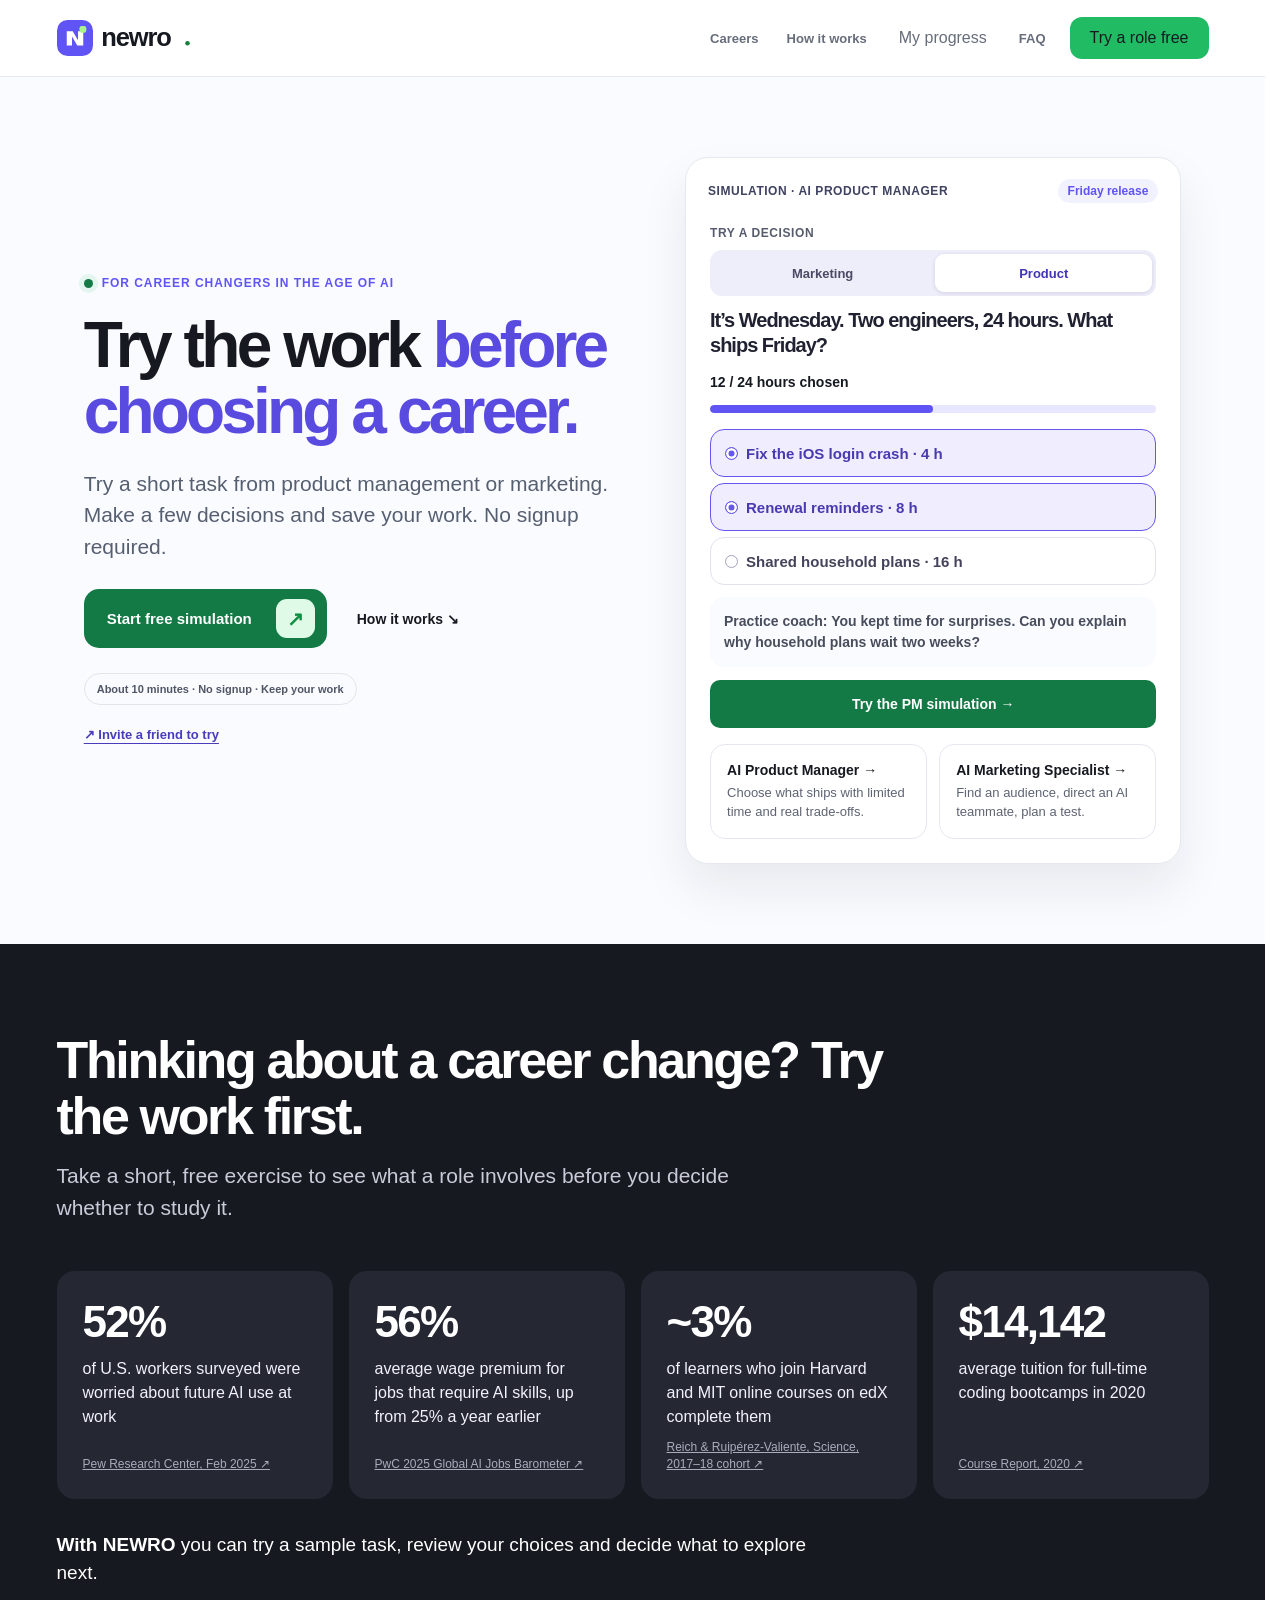
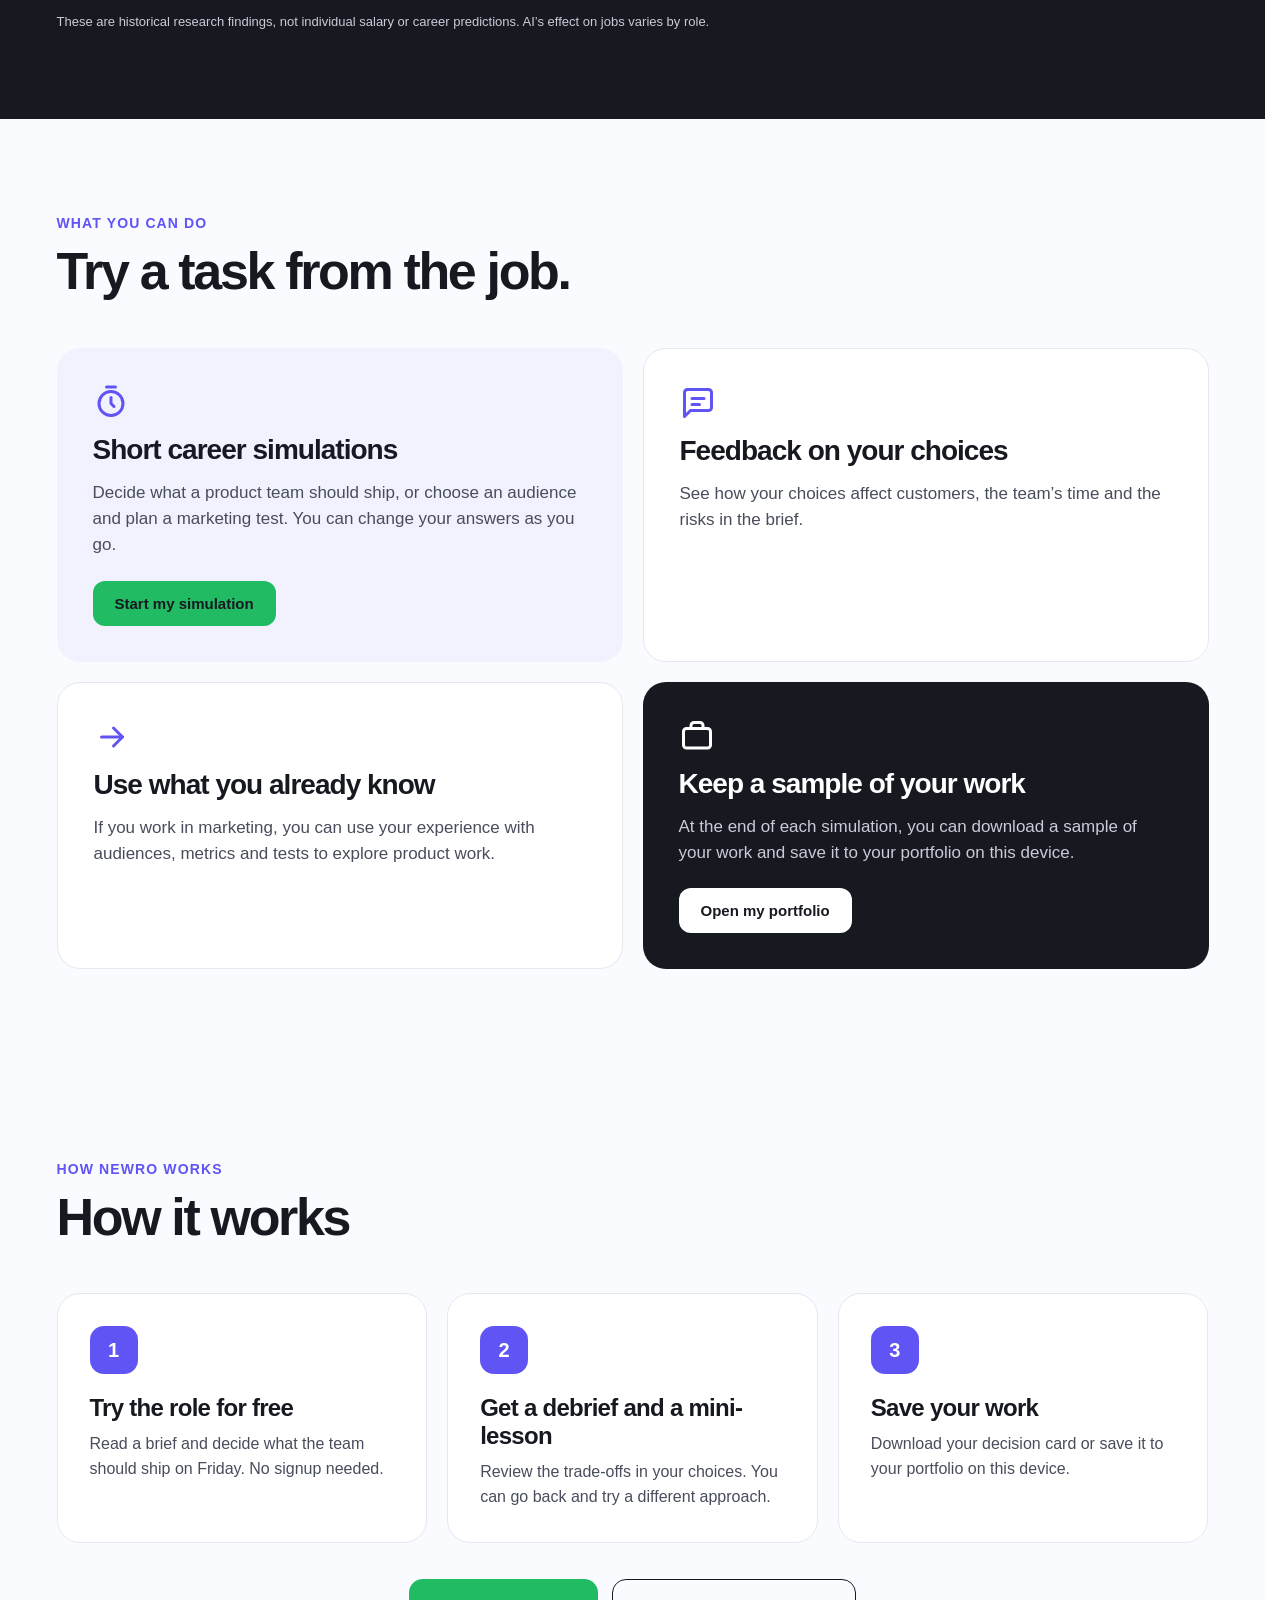
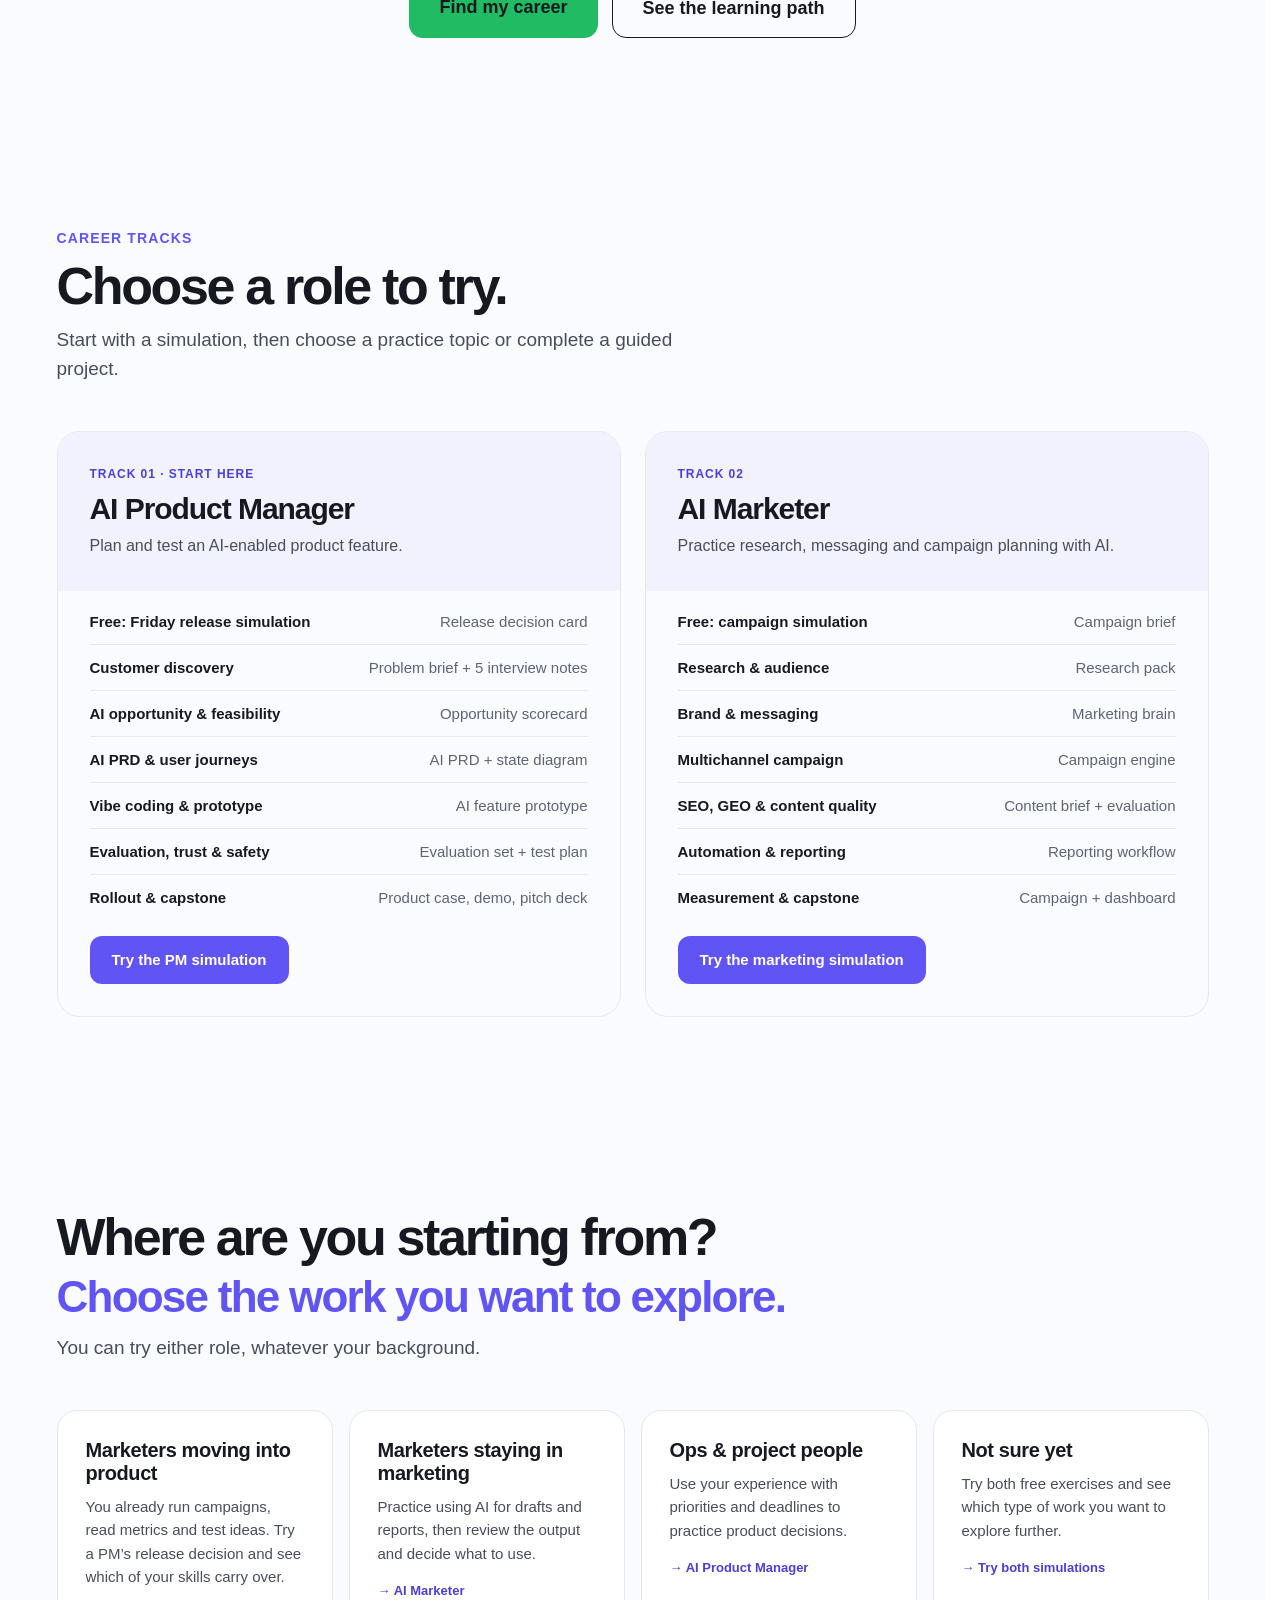
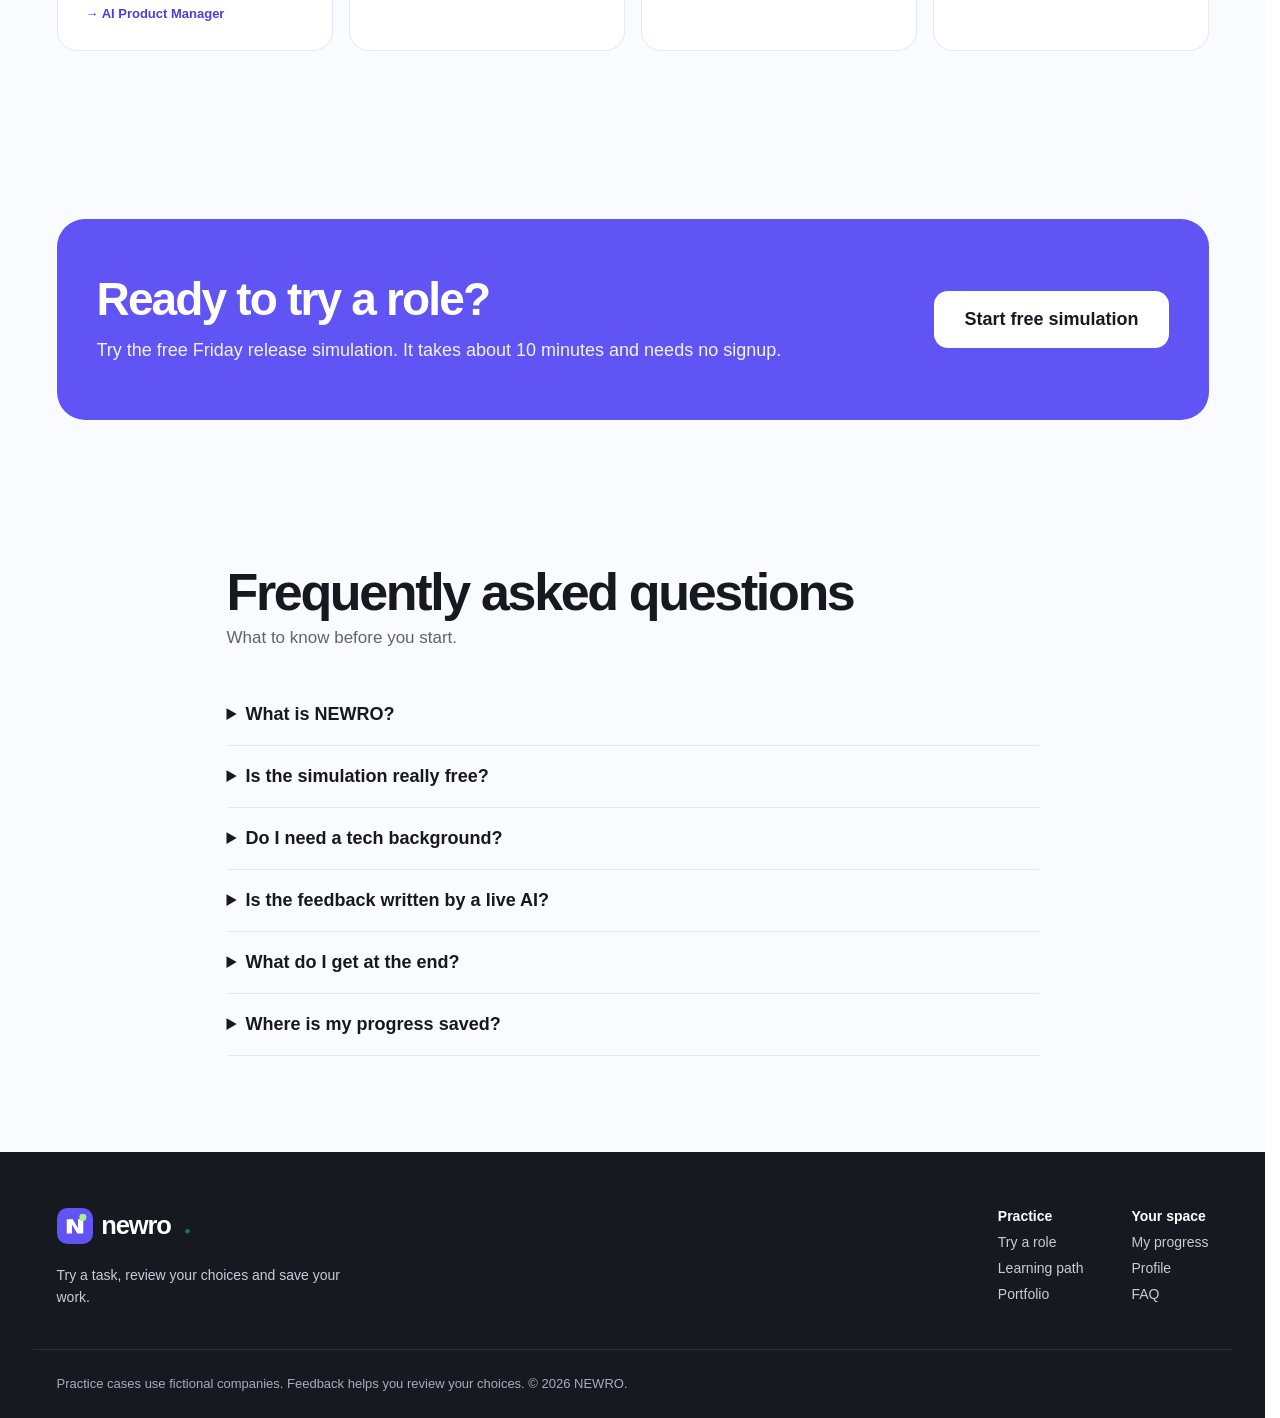
<file: index.html>
<!doctype html>
<html lang="en"><head><meta charset="utf-8"><meta name="viewport" content="width=device-width,initial-scale=1,viewport-fit=cover"><meta name="theme-color" content="#f8f8ff"><meta name="apple-mobile-web-app-capable" content="yes"><meta name="apple-mobile-web-app-status-bar-style" content="black-translucent"><meta name="apple-mobile-web-app-title" content="NEWRO"><meta name="description" content="Try the work before you retrain. A free, ten-minute career exercise with practical decisions and a work sample to keep."><title>NEWRO: Try the job before you retrain</title><meta property="og:type" content="website"><meta property="og:site_name" content="NEWRO"><meta property="og:title" content="NEWRO: Try the job before you retrain"><meta property="og:description" content="Free career try-outs: make decisions in a fictional role and download your work sample before signing up."><meta property="og:url" content="https://aruzhankarimova-glitch.github.io/NEWRO/"><meta name="twitter:card" content="summary"><link rel="canonical" href="https://aruzhankarimova-glitch.github.io/NEWRO/"><script type="application/ld+json">{"@context":"https://schema.org","@type":"WebApplication","name":"NEWRO","url":"https://aruzhankarimova-glitch.github.io/NEWRO/","description":"Short career exercises with feedback and downloadable work samples.","applicationCategory":"EducationalApplication","operatingSystem":"Web browser","inLanguage":"en","isAccessibleForFree":true,"featureList":["AI Marketing career try-out","AI Product Manager career try-out","Local work-sample portfolio"]}</script>
<style>
:root{font-family:Inter,-apple-system,BlinkMacSystemFont,"Segoe UI",sans-serif;color:#17171f;background:#fff;--ink:#17171f;--text:#3a3a48;--muted:#5e5e6e;--line:#e6e4f0;--surface:#f3f1fe;--accent:#4b3fd8;--cta:#18803e;--danger:#b72a29;--good:#125c2f}
*{box-sizing:border-box}body{margin:0;min-width:320px}button,textarea{font:inherit}button{cursor:pointer}button:disabled{opacity:.47;cursor:not-allowed}button:focus-visible,textarea:focus-visible,a:focus-visible{outline:3px solid var(--accent);outline-offset:3px}a{color:var(--accent)}.site{max-width:1080px;margin:auto;padding:0 22px}.top{height:72px;display:flex;align-items:center;justify-content:space-between;gap:12px}.logo{font-size:24px;font-weight:800;letter-spacing:-.06em}.logo em{background:var(--accent);color:#fff;border-radius:10px;font-size:19px;font-style:normal;padding:5px 11px;margin-right:8px}.kicker{font-weight:700;font-size:13px;color:var(--muted)}.hero{padding:85px 0 90px}.hero h1{font-size:clamp(39px,7vw,78px);letter-spacing:-.072em;line-height:1.03;max-width:920px;margin:0 0 25px}.hero p{font-size:20px;line-height:1.5;max-width:640px;color:var(--text);margin:0 0 38px}.eyebrow{color:var(--accent)!important;font-size:14px!important;font-weight:700;margin-bottom:20px!important}.roles{display:grid;grid-template-columns:1fr 1fr;gap:18px}.role{border:1px solid var(--line);background:#fff;border-radius:20px;padding:29px;text-align:left;min-height:258px;transition:transform .18s,border-color .18s}.role:hover{border-color:var(--accent);transform:translateY(-2px)}.role h2{font-size:27px;letter-spacing:-.04em;margin:21px 0 8px}.role p{font-size:16px;line-height:1.55;margin:0;color:var(--text)}.role .go{display:block;color:var(--accent);font-weight:700;margin-top:22px}.square{display:grid;place-items:center;border-radius:13px;background:var(--surface);color:var(--accent);height:48px;width:48px;font-size:24px}.foot{border-top:1px solid var(--line);color:var(--muted);font-size:12px;padding:18px 0 25px}.mini{font-size:13px;line-height:1.5;color:var(--muted)}.player{min-height:100dvh;display:flex;flex-direction:column}.playerHeader{position:sticky;top:0;z-index:10;border-bottom:1px solid var(--line);background:#fffffff0;backdrop-filter:blur(8px)}.headerInner{height:69px;max-width:640px;margin:auto;padding:0 18px;display:flex;gap:13px;align-items:center}.plainBtn{background:transparent;border:0;width:44px;height:44px;border-radius:12px;color:var(--ink);font-size:22px}.plainBtn:hover{background:var(--surface)}.track{height:9px;background:#e9e6fc;border-radius:20px;overflow:hidden;flex:1}.fill{height:100%;background:var(--accent);border-radius:20px;transition:width .25s}.playerMain{flex:1;max-width:640px;padding:31px 20px 65px;width:100%;margin:0 auto}.player h1{font-size:clamp(30px,5vw,39px);letter-spacing:-.048em;line-height:1.12;margin:0 0 13px}.lead{font-size:17px;line-height:1.57;color:var(--text);margin:0 0 21px}.step{font-size:13px;font-weight:700;color:var(--muted);margin:0 0 13px}.panel{background:var(--surface);padding:20px;border-radius:17px;margin:15px 0}.panel h3{font-size:17px;margin:0 0 8px}.panel p{font-size:16px;line-height:1.58;margin:0;color:var(--text)}.cards{display:grid;gap:12px;margin:19px 0}.choice{display:flex;align-items:flex-start;gap:13px;width:100%;background:white;border:2px solid var(--line);border-radius:15px;padding:18px 16px;color:var(--ink);text-align:left;min-height:65px;line-height:1.4}.choice[aria-pressed="true"]{border-color:var(--accent);background:#f7f5ff}.choice:hover{border-color:#bcb6ea}.dot{border:2px solid #a8a1bc;border-radius:50%;width:20px;height:20px;flex-shrink:0;margin-top:1px;display:grid;place-items:center;font-size:11px}.choice[aria-pressed="true"] .dot{border-color:var(--accent);color:#fff;background:var(--accent)}.choice strong{display:block}.choice small{display:block;font-size:13px;color:var(--muted);margin-top:5px}.field{display:block;font-weight:700;font-size:14px;margin:21px 0 9px}.input{width:100%;padding:15px;border:1.5px solid #bcb6d5;border-radius:14px;background:white;min-height:96px;line-height:1.55;color:var(--ink);resize:vertical}.input:focus{border-color:var(--accent)}.mentor{display:flex;gap:12px;align-items:flex-start;background:var(--surface);border-radius:16px;padding:18px;margin:22px 0}.avatar{width:34px;height:34px;border-radius:10px;background:#e0dbfc;display:grid;place-items:center;color:var(--accent);font-weight:800;flex-shrink:0}.mentor b{font-size:13px}.mentor p{font-size:15px;color:var(--text);line-height:1.55;margin:5px 0 0}.info{border:1px solid var(--line);border-radius:16px;padding:18px 19px;margin:11px 0}.info b{display:block}.info p{color:var(--text);line-height:1.55;margin:7px 0 0}.chip{display:inline-block;font-size:12px;font-weight:700;background:var(--surface);color:var(--accent);border-radius:25px;padding:6px 11px}.green{color:var(--good)}.red{color:var(--danger)}.summary{border:1px solid var(--line);border-radius:18px;padding:22px;margin:13px 0}.summary h3{margin:13px 0;font-size:24px;letter-spacing:-.04em}.summary dt{font-size:12px;font-weight:700;color:var(--muted);margin-top:16px}.summary dd{line-height:1.5;margin:5px 0 0;overflow-wrap:anywhere}.buttons{display:flex;gap:10px}.buttons>*{flex:1}.primary,.secondary{min-height:54px;border-radius:14px;font-size:16px;font-weight:750;padding:13px 20px;border:0}.primary{background:var(--cta);color:white;flex:1}.primary:hover:not(:disabled){background:#136b33}.secondary{background:var(--surface);color:var(--accent)}.playerFooter{position:sticky;bottom:0;z-index:10;border-top:1px solid var(--line);background:#fffffff0;backdrop-filter:blur(8px)}.footerInner{max-width:640px;margin:auto;padding:13px 20px max(14px,env(safe-area-inset-bottom))}.meter{background:var(--surface);border-radius:13px;padding:14px;font-size:15px}.meter .track{margin-top:10px}.note{font-size:12px;color:var(--muted);line-height:1.5;margin:14px 0}.sr{position:absolute;clip-path:inset(50%);width:1px;height:1px;overflow:hidden}.same{display:flex;justify-content:space-between;gap:12px;align-items:center}@media(max-width:620px){.hero{padding:44px 0 65px}.roles{grid-template-columns:1fr}.role{min-height:auto}.hero p{font-size:18px}.buttons{flex-wrap:wrap}.footerInner>.buttons>.primary{flex:2}.playerMain{padding-top:25px}}@media(prefers-reduced-motion:reduce){*,*:before,*:after{transition:none!important;animation:none!important;scroll-behavior:auto!important}}
</style><link rel="stylesheet" href="./assets/newro-experience.css"><link rel="stylesheet" href="./assets/newro-course.css"><link rel="stylesheet" href="./assets/newro-flow.css"><link rel="stylesheet" href="./assets/newro-polish.css"><link rel="stylesheet" href="./assets/newro-premium.css"><link rel="stylesheet" href="./assets/newro-responsive.css"><link rel="stylesheet" href="./assets/newro-curriculum.css"><link rel="stylesheet" href="./assets/newro-paywall.css"><link rel="stylesheet" href="./assets/newro-scenarios.css"><link rel="stylesheet" href="./assets/newro-challenge.css"><link rel="stylesheet" href="./assets/newro-landing-reference.css"><link rel="manifest" href="./manifest.webmanifest"><link rel="icon" type="image/svg+xml" href="./icon.svg"></head><body><a class="newro-skip-link" href="#app">Skip to main content</a><div id="app"></div><noscript><main style="max-width:620px;margin:48px auto;padding:24px;font:16px/1.55 system-ui,sans-serif"><h1>NEWRO needs JavaScript</h1><p>Enable JavaScript to use the interactive career simulations. No account is required to start.</p></main></noscript><script src="./assets/newro-experience.js"></script><script src="./assets/newro-swarm.js"></script><script src="./assets/newro-course.js"></script><script src="./assets/newro-curriculum.js"></script><script src="./assets/newro-flow.js"></script><script src="./assets/newro-free-lesson.js"></script><script src="./assets/newro-mobile.js"></script><script src="./assets/newro-challenge.js"></script><script src="./assets/newro-landing-reference.js"></script><script src="./assets/newro-premium.js"></script><script src="./assets/newro-paywall.js"></script><script src="./assets/newro-practice.js"></script><script src="./assets/newro-scenarios.js"></script><script>
(function(){'use strict';
var root=document.getElementById('app'),key='newro-career-tryout-v1';
var features=[{id:'login',title:'Fix the iOS login crash',hours:4,value:'Critical',risk:'Low',detail:'1 in 7 sign-ins fails after an update.'},{id:'reminders',title:'Renewal reminders',hours:8,value:'High',risk:'Medium',detail:'The most requested core feature.'},{id:'onboarding',title:'New onboarding checklist',hours:12,value:'High',risk:'High',detail:'Changes an untested signup flow.'},{id:'household',title:'Shared household plans',hours:16,value:'Medium',risk:'High',detail:'Permissions design is unfinished.'},{id:'dark',title:'Dark mode',hours:10,value:'Medium',risk:'Low',detail:'Nice to have; not urgent.'},{id:'csv',title:'CSV export',hours:6,value:'Low',risk:'Low',detail:'Useful to some power users.'},{id:'referral',title:'Referral banner',hours:3,value:'Low',risk:'Low',detail:'Marketing request for Monday.'}];
var data={role:'',step:0,marketing:{},pm:{selection:[],answers:{}}};
try{var old=JSON.parse(localStorage.getItem(key));if(old&&typeof old==='object'){data=Object.assign(data,old);data.marketing=data.marketing||{};data.pm=data.pm||{selection:[],answers:{}};data.pm.selection=data.pm.selection||[];data.pm.answers=data.pm.answers||{}}}catch(e){}
function save(){try{localStorage.setItem(key,JSON.stringify(data))}catch(e){}}
function esc(s){return String(s==null?'':s).replace(/[&<>"']/g,function(c){return {'&':'&amp;','<':'&lt;','>':'&gt;','"':'&quot;',"'":'&#39;'}[c]})}
function coach(s){return '<aside class="mentor"><div class="avatar" aria-hidden="true">N</div><div><b>Practice coach</b><p>'+s+'</p></div></aside>'}
function announceChoice(group,id){
 var selected=document.querySelector('[data-choice-group="'+group+'"][data-choice-id="'+id+'"]');
 if(selected){var reel=selected.closest('.nr-ad-grid');if(reel&&reel.scrollWidth>reel.clientWidth){var cardRect=selected.getBoundingClientRect(),reelRect=reel.getBoundingClientRect();reel.scrollLeft+=cardRect.left-reelRect.left-(reel.clientWidth-selected.clientWidth)/2;}selected.focus({preventScroll:true});}
 var region=document.getElementById('newro-announcer');
 var guidance=document.querySelector('.playerMain .mentor p');
 var warning=document.querySelector('.playerMain .meter p.red');
 if(region)region.textContent=(warning?warning.textContent+' ':'')+(guidance?guidance.textContent:'Selection updated. Continue or revise your choice.');
}
function option(group,id,name,desc,chosen){var active=chosen===id;return '<button class="choice" type="button" data-choice-group="'+esc(group)+'" data-choice-id="'+esc(id)+'" aria-pressed="'+active+'" onclick="NEWRO.choose(\''+group+'\',\''+id+'\')"><span class="dot">'+(active?'✓':'')+'</span><span><strong>'+esc(name)+'</strong>'+(desc?'<small>'+esc(desc)+'</small>':'')+'</span></button>'}
function textarea(field,value,hint){return '<textarea class="input" id="field-'+field+'" oninput="NEWRO.write(\''+field+'\',this.value)" placeholder="'+esc(hint)+'">'+esc(value||'')+'</textarea>'}
function summary(name,rows){return '<div class="summary"><span class="chip">Practice result</span><h3>'+esc(name)+'</h3><dl>'+rows.map(function(r){return '<dt>'+esc(r[0])+'</dt><dd>'+esc(r[1])+'</dd>'}).join('')+'</dl></div><div class="buttons"><button class="secondary" type="button" onclick="NEWRO.copy()">Copy result</button><button class="secondary" type="button" onclick="NEWRO.download()">Download .txt</button></div><p class="note" role="status" id="status">A practice result, not a career assessment.</p>'}
function hours(){return features.filter(function(f){return data.pm.selection.indexOf(f.id)!==-1}).reduce(function(a,b){return a+b.hours},0)}
function can(){var a=data.marketing,b=data.pm;if(data.role==='marketing'){switch(data.step){case 2:return !!a.evidence;case 3:return !!a.audience;case 4:return !!a.claim;case 5:return !!(a.tone&&a.prompt&&a.prompt.trim().length>12);case 6:return !!(a.draft&&a.headline&&a.headline.trim().length>8);case 7:return !!(a.channel&&a.metric&&a.creative);case 8:return !!(a.reason&&a.reason.trim().length>10);default:return true}}if(data.role==='pm'){switch(data.step){case 2:return b.selection.length>0&&hours()<=24;case 4:return !!(b.answers.a&&b.answers.b&&b.answers.c);case 5:return !!(b.reason&&b.reason.trim().length>10);default:return true}}return true}
function marketing(){var s=data.marketing,n=data.step,title='',sub='',body='',cta='Continue';switch(n){
case 0:title='Your first day in AI marketing.';sub='Try the decisions behind a small marketing campaign. You lead the work; the mentor gives feedback.';body='<div class="panel"><h3>Your mission</h3><p>Find the right audience, write an honest message, and decide how to test it for Harbor.</p></div>'+coach('I will challenge your thinking, not choose everything for you.');cta='Open the brief';break;
case 1:title='Meet your client, Harbor';sub='Harbor shows upcoming subscription renewals. The team needs an effective campaign, but has little evidence.';body='<div class="info"><b>The assignment</b><p>Choose a customer group, create a message and design a seven-day test. The illustrative test budget is $600.</p></div><div class="panel"><h3>One constraint</h3><p>Do not promise that Harbor can stop every subscription charge.</p></div>'+coach('Harbor and the customer quotes are fictional examples.');cta='Review customer notes';break;
case 2:title='Find the strongest signal';sub='Three fictional notes arrived from customers. Which problem does Harbor solve today?';body='<div class="cards">'+option('evidence','trial','I forget when free trials become paid.','Customer note #1',s.evidence)+option('evidence','invest','I track my investments on spreadsheets.','Customer note #2',s.evidence)+option('evidence','student','I want cheaper streaming subscriptions.','Customer note #3',s.evidence)+'</div>'+(s.evidence?coach(s.evidence==='trial'?'This problem fits Harbor’s existing renewal reminder feature.':'That is a need, but is it something Harbor can solve today? You can change your decision.'):coach('Find the note that matches the actual product.'));cta='Use this signal';break;
case 3:title='Who should we reach first?';sub='A strong campaign starts with a specific audience. Choose your first group.';body='<div class="cards">'+option('audience','trials','People managing free trials','They risk surprise renewals',s.audience)+option('audience','investors','Advanced individual investors','They need portfolio analysis',s.audience)+option('audience','students','Students searching for discounts','They value lower subscription prices',s.audience)+'</div>'+coach('Choose based on the evidence, not the biggest imaginable market.');cta='Choose the message';break;
case 4:title='Make a promise you can defend';sub='Which headline is specific and supported by what the product can actually do?';body='<div class="cards">'+option('claim','hype','The world’s smartest AI finance platform.','No proof or relevant detail',s.claim)+option('claim','honest','See upcoming renewals before you are charged.','Specific and verifiable',s.claim)+option('claim','impossible','Never pay for a subscription again.','An impossible guarantee',s.claim)+'</div>'+(s.claim?coach(s.claim==='honest'?'This sounds credible because it describes a real feature.':'Check the claim: could Harbor prove those words? Try again if not.'):coach('Clear language beats impressive-sounding language.'));cta='Give AI a brief';break;
case 5:title='Direct your AI teammate';sub='Strong output starts with an audience, a task and clear guardrails.';body='<label class="field">Tone</label><div class="cards">'+option('tone','calm','Calm and practical','Simple language',s.tone)+option('tone','playful','Playful','Light but not misleading',s.tone)+option('tone','urgent','Urgent','Time-sensitive, never deceptive',s.tone)+'</div><label class="field" for="field-prompt">Prompt for your AI teammate</label>'+textarea('prompt',s.prompt||'','Write two headlines for the selected audience. Describe the renewal reminder feature. Avoid unsupported guarantees.')+coach('This prototype displays prepared sample outputs, not text from a live language model.');cta='Review sample AI output';break;
case 6:title='Edit the AI draft';sub='Choose a sample draft. Then rewrite it so the promise is clear and truthful.';body='<div class="cards">'+option('draft','vague','Revolutionize your financial life with AI.','Overclaims the value',s.draft)+option('draft','clear','Know what renews next.','Short and useful',s.draft)+'</div><label class="field" for="field-headline">Your final headline</label>'+textarea('headline',s.headline||'','Write an honest, specific headline')+coach('Do not ship a draft just because it was generated. You own the decision.');cta='Plan a test';break;
case 7:title='Design a small experiment';sub='Choose a visual direction, then decide where to reach people and how to judge the test.';body=(window.NEWROScenes?window.NEWROScenes.creativePicker(s.creative):'')+'<label class="field">Channel</label><div class="cards">'+option('channel','paid','Small paid social test','Reaches a defined audience',s.channel)+option('channel','email','Permission-based email list','More targeted',s.channel)+option('channel','organic','Organic social post','Cheaper, less predictable',s.channel)+'</div><label class="field">Primary metric</label><div class="cards">'+option('metric','signups','Landing-page signup rate','Tracks a meaningful action',s.metric)+option('metric','likes','Likes','Engagement, not intent',s.metric)+option('metric','reach','Reach','Visibility, not conversion',s.metric)+'</div>'+coach('Choose a measurement that tests the campaign hypothesis.');cta='Defend my choice';break;
case 8:title='A question from your mentor';sub='A strong marketer can explain or revise a plan.';var ask=s.claim!=='honest'?'Some words in your message may promise too much. How would you fix that?':s.audience!=='trials'?'How does this audience connect to Harbor’s current feature?':s.metric!=='signups'?'Likes may rise without any signups. What does that mean for your test?':'People click your ad but do not sign up. What would you investigate?';body=(window.NEWROScenes?window.NEWROScenes.simulatedReview(s.creative):'')+coach(esc(ask))+'<label class="field" for="field-reason">Your response</label>'+textarea('reason',s.reason||'','Explain what you would do and why…');cta='See my feedback';break;
case 9:title='Here is what your decisions show';sub='Feedback on this exercise, not a prediction about your future career.';var f=[['Understanding customers',s.evidence==='trial'],['Choosing a suitable audience',s.audience==='trials'],['Truthful messaging',s.claim==='honest'&&!/never|guarantee|world.s best|revolutionary/i.test(s.headline||'')],['Giving AI constraints',/avoid|do not|never|without|no guarantees/i.test(s.prompt||'')],['Measuring outcomes',s.metric==='signups'],['Choosing a visual direction',!!s.creative]];body=f.map(function(row){return '<div class="info same"><b>'+row[0]+'</b><span class="chip '+(row[1]?'green':'')+'">'+(row[1]?'Demonstrated':'Developing')+'</span></div>'}).join('')+coach('You can improve a decision and learn from it. A short exercise does not measure professional aptitude.');cta='See my work sample';break;
case 10:title='You completed the assignment';sub='Keep the small campaign brief you made. This is your first work sample.';body=summary('Harbor campaign brief',[['Audience',({trials:'Free-trial users',investors:'Individual investors',students:'Discount-seeking students'})[s.audience]||'Not chosen'],['Headline',s.headline||'Not entered'],['Visual creative',window.NEWROScenes?window.NEWROScenes.creativeName(s.creative):s.creative||'Not recorded'],['Channel',s.channel||'Not chosen'],['Success metric',s.metric||'Not chosen'],['Reasoning',s.reason||'Not entered']]);cta='Try another career';break;
}screen(title,sub,body,cta,10)}
function pm(){var s=data.pm,n=data.step,title='',sub='',body='',cta='Continue',count=hours(),picked=features.filter(function(f){return s.selection.indexOf(f.id)!==-1});switch(n){
case 0:title='Your first day as an AI Product Manager';sub='It is Wednesday. You need to make the Friday release call.';body='<div class="panel"><h3>Your assignment</h3><p>Seven feature requests. Two engineers. Only 24 hours left. You decide what ships.</p></div>'+coach('Product management is the art of making trade-offs with limited time.');cta='Open the release brief';break;
case 1:title='The Friday release';sub='Harbor is a fictional app for subscription reminders. Some users cannot sign in and the team wants to add new features.';body='<div class="info"><b>Customer signal</b><p>Support tickets have tripled since Tuesday’s update. Renewal reminders are the highest-requested feature.</p></div><div class="info"><b>Constraints</b><p>You have 24 engineering hours; everything else waits two weeks. Consider value, delivery time and risk.</p></div>';cta='Choose what ships';break;
case 2:title='Pick the Friday release';sub='Select work that fits 24 hours. The best answer balances customer impact and release risk.';body='<div class="meter"><strong class="'+(count>24?'red':'')+'">'+count+' / 24 hours chosen</strong><div class="track"><div class="fill" style="width:'+Math.min(100,Math.round(count/24*100))+'%;background:'+(count>24?'var(--danger)':'var(--accent)')+'"></div></div>'+(count>24?'<p class="red">Over capacity by '+(count-24)+' hours. Remove at least '+(count-24)+' hours of work to continue.</p>':'')+'</div><div class="cards">'+features.map(function(f){return option('feature',f.id,f.title+' · '+f.hours+' hours',f.value+' value · '+f.risk+' risk. '+f.detail,s.selection.indexOf(f.id)!==-1?f.id:'')}).join('')+'</div>';cta='Review my trade-offs';break;
case 3:title='Every release makes trade-offs';sub='Here is the impact of your selection, based on the exercise rules.';body='<div class="info"><b>Capacity</b><p>'+count+' hours selected. '+(count<=20?'You kept some time for unexpected work.':'You have very little buffer.')+'</p></div><div class="info"><b>Customers blocked by login</b><p>'+(s.selection.indexOf('login')!==-1?'You prioritized fixing a login crash for affected customers.':'The iOS login crash will remain unresolved.')+'</p></div><div class="info"><b>Core customer value</b><p>'+(s.selection.indexOf('reminders')!==-1?'You included renewal reminders, the most requested feature.':'You postponed renewal reminders.')+'</p></div>'+coach('You cannot ship every idea. Be able to explain what matters and what waits.');cta='Practice PM reasoning';break;
case 4:title='Three decisions to test';sub='For each example, choose the most relevant factor.';body='<label class="field">Why prioritize the login fix?</label><div class="cards">'+option('a','value','Value','Blocked customers need access',s.answers.a)+option('a','risk','Risk','Any change can break things',s.answers.a)+option('a','time','Time','Every hour matters',s.answers.a)+'</div><label class="field">Why hold shared household plans?</label><div class="cards">'+option('b','value','Value','Everyone needs this',s.answers.b)+option('b','risk','Risk','The permissions model is not ready',s.answers.b)+option('b','time','Time','Only its duration matters',s.answers.b)+'</div><label class="field">Why might CSV export wait?</label><div class="cards">'+option('c','value','Value','This is a top need',s.answers.c)+option('c','risk','Risk','Export is inherently dangerous',s.answers.c)+option('c','time','Time','Those hours may deliver more customer value elsewhere',s.answers.c)+'</div>';cta='Reflect on my decisions';break;
case 5:title='Explain your release plan';sub='A product manager communicates the reasons behind the choices.';var right=Number(s.answers.a==='value')+Number(s.answers.b==='risk')+Number(s.answers.c==='time');body='<div class="panel"><h3>'+right+' of 3 reasoning checks matched the examples</h3><p>You can go back to try again. The score describes answers to this exercise only.</p></div><label class="field" for="field-pmreason">Why did you choose these tasks?</label>'+textarea('pmreason',s.reason||'','I prioritized the login crash because…');cta='Create my decision card';break;
case 6:title='Your first PM decision card';sub='You made a release decision and defended your reasoning.';body=summary('Harbor Friday release',[['Ship Friday',picked.map(function(f){return f.title}).join(', ')||'Nothing'],['Hold',features.filter(function(f){return s.selection.indexOf(f.id)===-1}).map(function(f){return f.title}).join(', ')||'Nothing'],['Hours',count+' / 24'],['Reasoning',s.reason||'Not entered']]);cta='Try another career';break;
}screen(title,sub,body,cta,6)}
function screen(title,sub,body,cta,max){var progress=Math.round(data.step/max*100);root.innerHTML='<div class="player"><header class="playerHeader"><div class="headerInner"><button class="plainBtn" onclick="NEWRO.exit()" aria-label="Exit to careers (progress is saved)">×</button><div class="track" role="progressbar" aria-label="Task progress" aria-valuemin="0" aria-valuemax="'+max+'" aria-valuenow="'+data.step+'"><div class="fill" style="width:'+progress+'%"></div></div></div></header><main class="playerMain"><p class="newro-sr-only" id="newro-announcer" role="status" aria-live="polite"></p><h1 tabindex="-1" id="screenTitle">'+title+'</h1><p class="lead">'+sub+'</p>'+(data.role==='pm'&&window.NEWROScenes?window.NEWROScenes.product(data.step):'')+body+'</main><footer class="playerFooter"><div class="footerInner"><div class="buttons">'+(data.step?'<button class="secondary" type="button" onclick="NEWRO.back()">Back</button>':'')+'<button type="button" class="primary" id="next" '+(can()?'':'disabled')+' onclick="NEWRO.next()">'+cta+'</button></div><p class="note" style="text-align:center;margin:8px 0 0">Progress is saved in this browser · No signup required</p></div></footer></div>';if(window.NEWROCourseUI)window.NEWROCourseUI.enhance({role:data.role,step:data.step,max:max});if(window.NEWROFlow && data.step===max)window.NEWROFlow.enhanceResult(data.role);window.scrollTo(0,0);var heading=document.getElementById('screenTitle');if(heading)heading.focus({preventScroll:true})}
function home(){if(window.NEWROHome){window.NEWROHome({resume:!!data.role,role:data.role},root);return}root.innerHTML='<div class="site"><header class="top"><span class="logo"><em>N</em> newro</span><span class="kicker">Career try-outs</span></header><main class="hero"><p class="eyebrow">TRY THE WORK, NOT JUST THE COURSE</p><h1>Find out what the job actually feels like.</h1><p>Make decisions, work through realistic challenges, and leave with a sample of your work. Free, no signup required.</p><div class="roles"><button class="role" onclick="NEWRO.start(\'marketing\')"><span class="square">✳</span><h2>AI Marketing Specialist</h2><p>Find an audience, improve AI copy and plan a test.</p><span class="go">Try the role →</span></button><button class="role" onclick="NEWRO.start(\'pm\')"><span class="square">▤</span><h2>AI Product Manager</h2><p>Choose what ships Friday with only 24 engineering hours.</p><span class="go">Try the role →</span></button></div>'+(data.role?'<div class="info" style="margin-top:20px"><b>Saved session</b><p>Your previous try-out is still available.</p><button class="secondary" type="button" onclick="NEWRO.resume()" style="margin-top:12px">Resume previous session</button></div>':'')+'<p class="mini" style="margin-top:27px">Harbor is a sample client. Feedback is prewritten; this exercise is not a career assessment.</p></main><footer class="foot">NEWRO · Learn by doing. No account needed to begin.</footer></div>'}
function render(){save();if(!data.role){home();return}if(data.role==='marketing')marketing();else pm()}
function recordSimStep(replace){
 if(!data.role)return;
 var target='#/tryout/'+data.role+'/'+data.step;
 if(location.hash!==target)history[replace?'replaceState':'pushState']({newroTryout:true},'',target);
}
window.addEventListener('popstate',function(){
 var match=location.hash.match(/^#\/tryout\/(marketing|pm)\/(\d+)$/);
 if(match){data.role=match[1];data.step=Math.min(Number(match[2]),match[1]==='marketing'?10:6);render();}
 else if(data.role){home();}
});
function exportText(){if(data.role==='marketing'){var s=data.marketing;return 'NEWRO · AI Marketing Specialist: fictional practice brief\nAudience: '+(s.audience||'')+'\nHeadline: '+(s.headline||'')+'\nVisual creative: '+(window.NEWROScenes?window.NEWROScenes.creativeName(s.creative):s.creative||'')+'\nChannel: '+(s.channel||'')+'\nSuccess metric: '+(s.metric||'')+'\nReasoning: '+(s.reason||'')+'\n\nNot a certificate.'}var p=data.pm;return 'NEWRO · AI Product Manager: fictional practice brief\nShip: '+features.filter(function(f){return p.selection.indexOf(f.id)!==-1}).map(function(f){return f.title}).join(', ')+'\nHold: '+features.filter(function(f){return p.selection.indexOf(f.id)===-1}).map(function(f){return f.title}).join(', ')+'\nHours: '+hours()+'/24\nReasoning: '+(p.reason||'')+'\n\nNot a certificate.'}
window.NEWRO={
 start:function(role){if(window.NEWROSwarm)window.NEWROSwarm.stop();data.role=role;data.step=0;data[role]=role==='marketing'?{}:{selection:[],answers:{}};recordSimStep(false);render()},
 exit:function(){home()},
 leave:function(){home()},
 resume:function(){if(window.NEWROSwarm)window.NEWROSwarm.stop();recordSimStep(false);render()},
 jump:function(target){var top=data.role==='marketing'?10:6;var t=Math.max(0,Math.min(top,Number(target)||0));if(t<=data.step){data.step=t;recordSimStep(false);render()}},
 back:function(){if(data.step>0&&location.hash==='#/tryout/'+data.role+'/'+data.step){history.back()}else{data.step=Math.max(0,data.step-1);recordSimStep(true);render()}},
 next:function(){if(!can())return;var max=data.role==='marketing'?10:6;if(data.step>=max){if(window.NEWROFlow){var finishedRole=data.role;data.role='';data.step=0;save();window.NEWROFlow.finish(finishedRole,data);return}data.role='';data.step=0;render();return}data.step++;recordSimStep(false);render()},
 choose:function(group,id){var s=data[data.role];if(group==='feature'){s.selection=s.selection.indexOf(id)===-1?s.selection.concat([id]):s.selection.filter(function(x){return x!==id})}else if(['a','b','c'].indexOf(group)!==-1&&data.role==='pm'){s.answers[group]=id}else{s[group]=id;if(group==='tone'){s.prompt='Write two headlines for the selected audience in a '+id+' tone. Highlight renewal visibility. Avoid guarantees and unverified AI claims.'}if(group==='draft')s.headline=id==='clear'?'Know what renews next.':'Revolutionize your financial life with AI.'}render();announceChoice(group,id)},
 write:function(field,value){var name=field==='pmreason'?'reason':field;data[data.role][name]=value;save();var button=document.getElementById('next');if(button)button.disabled=!can()},
 copy:function(){var status=document.getElementById('status');if(navigator.clipboard&&navigator.clipboard.writeText){navigator.clipboard.writeText(exportText()).then(function(){if(status)status.textContent='Copied to clipboard.'}).catch(function(){if(status)status.textContent='Copy unavailable. Please use Download.'})}else if(status)status.textContent='Clipboard unavailable. Please use Download.'},
 download:function(){var blob=new Blob([exportText()],{type:'text/plain;charset=utf-8'}),url=URL.createObjectURL(blob),a=document.createElement('a');a.href=url;a.download='newro-'+data.role+'-work-sample.txt';document.body.appendChild(a);a.click();a.remove();setTimeout(function(){URL.revokeObjectURL(url)},1000)}
};
var initialTryout=location.hash.match(/^#\/tryout\/(marketing|pm)\/(\d+)$/);
if(initialTryout){data.role=initialTryout[1];data.step=Math.min(Number(initialTryout[2]),data.role==='marketing'?10:6);render();}
else{home();}
})();
</script><script>if('serviceWorker' in navigator && location.protocol==='https:'){window.addEventListener('load',function(){navigator.serviceWorker.register('./sw.js').catch(function(){})})}</script></body></html>
</file>
<file: assets/newro-experience.css>
/* NEWRO Career Lab — original interactive visual system. No third-party animation code. */
:root{--nl-paper:#f7f7f2;--nl-ink:#15231e;--nl-green:#c9fb83;--nl-purple:#6954dc;--nl-line:#d9dcd4;--nl-muted:#57675d;--nl-deep:#192a25}
html{scroll-behavior:smooth}
.nl-shell{color:var(--nl-ink);background:var(--nl-paper);min-height:100dvh;font-family:Inter,ui-sans-serif,-apple-system,BlinkMacSystemFont,"Segoe UI",sans-serif;overflow-x:clip}
.nl-shell *{box-sizing:border-box}
.nl-shell button,.nl-shell a{font:inherit}
.nl-shell button{cursor:pointer}
.nl-shell button:focus-visible,.nl-shell a:focus-visible{outline:3px solid var(--nl-purple);outline-offset:4px}
.nl-shell button:disabled{cursor:not-allowed;opacity:.55}
.nl-canvaslines{position:absolute;inset:0;pointer-events:none;background-image:linear-gradient(to right,rgba(21,35,30,.038) 1px,transparent 1px),linear-gradient(to bottom,rgba(21,35,30,.038) 1px,transparent 1px);background-size:78px 78px;mask-image:linear-gradient(#000,transparent 78%);opacity:.7}
.nl-wrap{max-width:1320px;margin:auto;padding:0 clamp(20px,4vw,62px);position:relative}
.nl-header{position:relative;border-bottom:1px solid var(--nl-line);z-index:20}
.nl-nav{height:86px;display:flex;align-items:center;justify-content:space-between;gap:24px}
.nl-brand{display:inline-flex;align-items:center;gap:10px;color:var(--nl-ink);text-decoration:none!important;font-size:24px;font-weight:850;letter-spacing:-.075em}
.nl-brand-icon{width:37px;height:37px;display:grid;place-items:center;background:var(--nl-ink);color:var(--nl-green);border-radius:11px;font-size:24px;font-weight:850;transform:rotate(-7deg)}
.nl-brand-dot{color:var(--nl-purple)}
.nl-links{display:flex;align-items:center;gap:26px;margin-left:auto}
.nl-links a{text-decoration:none;color:var(--nl-muted);font-size:13px;font-weight:700;transition:color .2s}
.nl-links a:hover{color:var(--nl-ink)}
.nl-navright{display:flex;align-items:center;gap:12px}
.nl-smallbtn{border:1px solid var(--nl-line);background:transparent;border-radius:999px;color:var(--nl-ink);padding:12px 16px;font-size:12px!important;font-weight:750!important;display:flex;align-items:center;gap:8px}
.nl-smallbtn:hover{border-color:var(--nl-ink)}
.nl-join{border:1px solid var(--nl-ink);color:var(--nl-green);background:var(--nl-ink);border-radius:999px;padding:13px 20px;font-weight:750!important;font-size:13px!important}
.nl-join:hover{background:#30483d}
.nl-hero{position:relative;padding:66px 0 32px;display:grid;grid-template-columns:minmax(0,1.05fr) minmax(0,.95fr);align-items:center;gap:clamp(24px,4vw,78px)}
.nl-eyebrow{display:flex;align-items:center;gap:10px;letter-spacing:.105em;text-transform:uppercase;color:var(--nl-muted);font-size:11px;font-weight:850;margin:0 0 31px}
.nl-live{width:9px;height:9px;background:#48aa73;border-radius:50%;box-shadow:0 0 0 5px #48aa731d}
.nl-hero-title{font-size:clamp(56px,6.7vw,111px);line-height:.94;letter-spacing:-.093em;font-weight:850;margin:0 0 28px;max-width:800px}
.nl-hero-title .nl-serif{display:block;font-family:Georgia,"Times New Roman",serif;letter-spacing:-.078em;font-style:italic;font-weight:400;color:var(--nl-purple);line-height:1.03}
.nl-lede{color:var(--nl-muted);font-size:clamp(16px,1.55vw,19px);line-height:1.6;max-width:510px;margin:0 0 32px}
.nl-ctarow{display:flex;align-items:center;flex-wrap:wrap;gap:12px}
.nl-bigcta{display:inline-flex;align-items:center;justify-content:space-between;min-height:59px;border:0;background:var(--nl-ink);color:white;padding:9px 10px 9px 23px;border-radius:16px;gap:30px;font-size:15px!important;font-weight:800!important;transition:transform .18s,box-shadow .18s}
.nl-bigcta:hover{transform:translateY(-2px);box-shadow:0 14px 40px #1d3d272b}
.nl-bigcta .nl-arrow{display:grid;place-items:center;width:40px;height:40px;background:var(--nl-green);color:var(--nl-ink);border-radius:11px;font-size:20px}
.nl-textcta{display:inline-flex;align-items:center;gap:8px;padding:14px 13px;background:transparent;border:0;color:var(--nl-ink);font-size:14px!important;font-weight:750!important}
.nl-proof{display:flex;align-items:center;gap:15px;color:var(--nl-muted);font-size:12px;margin-top:30px;line-height:1.4}
.nl-proof strong{color:var(--nl-ink);font-weight:700}
.nl-proof-sep{width:4px;height:4px;background:#9ba99b;border-radius:50%}
.nl-stage{position:relative;min-height:510px;border-radius:24px;background:var(--nl-deep);color:white;padding:18px;box-shadow:25px 35px 65px -47px #0e1d1699;isolation:isolate;overflow:hidden}
.nl-stage:before{content:"";position:absolute;inset:0;opacity:.24;pointer-events:none;background-image:linear-gradient(#71898026 1px,transparent 1px),linear-gradient(90deg,#71898026 1px,transparent 1px);background-size:37px 37px}
.nl-stage:after{content:"";position:absolute;top:15%;right:-10%;width:50%;height:50%;background:radial-gradient(circle,#8b68fa38,transparent 70%);pointer-events:none}
.nl-stage-top{display:flex;align-items:center;justify-content:space-between;gap:12px;padding:0 2px 13px;border-bottom:1px solid #ffffff24;position:relative;z-index:2}
.nl-stage-dots{display:flex;gap:5px}
.nl-stage-dots i{height:8px;width:8px;background:#63776e;border-radius:50%;display:block}
.nl-stage-dots i:first-child{background:var(--nl-green)}
.nl-stage-tag{font-size:10px;font-weight:800;letter-spacing:.15em;color:#cedbd2}
.nl-stage-count{font-size:10px;color:#aec0b1}
.nl-stage-board{position:relative;z-index:1;padding:26px 15px 12px;height:430px}
.nl-board-head{font-size:11px;text-transform:uppercase;letter-spacing:.16em;font-weight:750;color:#afc3b8;margin:0 0 12px}
.nl-board-title{font-weight:820;letter-spacing:-.055em;line-height:1.03;font-size:clamp(26px,2.75vw,43px);max-width:380px;margin:0}
.nl-board-title span{color:var(--nl-green)}
.nl-board-lead{font-size:12px;color:#b5c7bd;line-height:1.55;max-width:280px;margin:10px 0 19px}
.nl-board-ruler{height:16px;border-top:1px solid #ffffff24;border-bottom:1px solid #ffffff24;margin:15px -12px 16px;display:flex;justify-content:space-between;padding:1px 7px;color:#718a7d;font:9px ui-monospace,monospace;letter-spacing:1px}
.nl-board-card{position:relative;max-width:345px;background:#fbfbf6;color:var(--nl-ink);padding:15px;border-radius:13px;border:1px solid #dbe1d9;box-shadow:9px 12px 0 #13251e;transform:rotate(-3deg);transition:transform .24s;z-index:2}
.nl-board-card:hover{transform:rotate(0)}
.nl-board-card-top{display:flex;align-items:center;justify-content:space-between;font-size:10px;font-weight:800;letter-spacing:.08em}
.nl-mini-check{background:#d5ff98;padding:5px 8px;border-radius:6px}
.nl-board-card h3{font-size:18px;line-height:1.2;letter-spacing:-.04em;margin:12px 0 8px}
.nl-board-card p{font-size:11px;color:#526257;line-height:1.5;margin:0}
.nl-mentor-note{position:absolute;bottom:26px;right:6px;max-width:230px;padding:12px;border:1px solid #a8ecb2;background:#d5ff98;border-radius:11px;color:#17281c;box-shadow:0 12px 30px #0005;transform:rotate(5deg);z-index:3;font-size:11px;line-height:1.45}
.nl-mentor-note b{font-size:10px;text-transform:uppercase;letter-spacing:.1em;display:block;margin-bottom:5px}
.nl-stage-foot{display:flex;align-items:center;justify-content:space-between;position:absolute;bottom:19px;left:20px;right:19px;border-top:1px solid #ffffff23;padding-top:13px;z-index:2;color:#b5c8bb;font-size:11px}
.nl-simmark{height:5px;width:5px;background:var(--nl-green);border-radius:50%;display:inline-block;margin-right:6px}
.nl-stage-pointer{position:absolute;z-index:4;pointer-events:none;filter:drop-shadow(0 3px 8px #1118)}
.nl-stage-pointer .nl-pointer-symbol{display:block;width:19px;height:25px;clip-path:polygon(0 0,0 96%,28% 72%,47% 100%,62% 92%,43% 66%,85% 62%);background:#cabdff;transform:rotate(-8deg)}
.nl-stage-pointer span:last-child{font-size:9px;font-weight:800;letter-spacing:.03em;background:#6954dc;color:#fff;border-radius:5px;padding:5px 7px;margin-left:16px;white-space:nowrap}
.nl-stage-pointer.one{top:104px;right:65px;animation:nl-float 4.5s ease-in-out infinite}
.nl-stage-pointer.two{top:275px;right:20px;animation:nl-float 5.8s -1s ease-in-out infinite}
.nl-stage-pointer.two .nl-pointer-symbol{background:#c9fb83}
.nl-stage-pointer.two span:last-child{background:#33694d}
@keyframes nl-float{0%,100%{transform:translate(0,0)}50%{transform:translate(-7px,10px)}}
.nl-section-head{display:flex;align-items:flex-end;justify-content:space-between;gap:24px;margin-bottom:23px}
.nl-section-head h2{margin:0;font-size:clamp(32px,4vw,56px);line-height:1.08;letter-spacing:-.064em}
.nl-section-head p{max-width:300px;color:var(--nl-muted);font-size:14px;line-height:1.55;margin:0}
.nl-careers{padding:70px 0 85px;border-top:1px solid var(--nl-line)}
.nl-cards{display:grid;grid-template-columns:repeat(2,minmax(0,1fr));gap:16px}
.nl-role{position:relative;overflow:hidden;text-align:left;border:1px solid #d9dcd4;border-radius:19px;padding:26px 27px 25px;background:#fff;min-height:275px;color:var(--nl-ink);display:flex;flex-direction:column;align-items:stretch;transition:transform .2s,border-color .2s,box-shadow .2s}
.nl-role:hover{border-color:var(--nl-ink);transform:translateY(-3px);box-shadow:0 19px 35px #1d392619}
.nl-role-head{display:flex;align-items:center;justify-content:space-between}
.nl-role-num{font-size:11px;font-weight:750;color:#65766a}
.nl-role-icon{font-size:25px;width:45px;height:45px;display:grid;place-items:center;background:#dbeecb;border-radius:11px;color:#253f2b}
.nl-role:nth-child(2) .nl-role-icon{background:#e5defd;color:#5744ba}
.nl-role h3{font-size:clamp(24px,2.65vw,36px);letter-spacing:-.055em;line-height:1.07;margin:22px 0 11px;max-width:350px}
.nl-role p{color:var(--nl-muted);font-size:14px;line-height:1.5;max-width:390px;margin:0 0 22px}
.nl-role-bottom{display:flex;align-items:center;justify-content:space-between;margin-top:auto;border-top:1px solid var(--nl-line);padding-top:16px;font-size:12px;font-weight:750}
.nl-role-bottom .nl-go{height:34px;width:34px;display:grid;place-items:center;background:var(--nl-ink);color:white;border-radius:50%;font-size:19px}
.nl-detail{font-size:12px;color:var(--nl-muted);display:flex;align-items:center;gap:7px}
.nl-how{background:#e7ece3;border-top:1px solid #dce3d8;border-bottom:1px solid #dce3d8;padding:72px 0}
.nl-how-grid{display:grid;grid-template-columns:1.2fr repeat(3,1fr);gap:18px}
.nl-how h2{font-size:38px;letter-spacing:-.062em;margin:0;line-height:1.13}
.nl-how-step{border-left:1px solid #bfccc1;padding-left:19px}
.nl-how-step span{display:block;font-size:12px;color:#57765b;font-weight:800;margin-bottom:20px}
.nl-how-step h3{font-size:17px;letter-spacing:-.025em;margin:0 0 10px}
.nl-how-step p{font-size:13px;color:#57675d;line-height:1.55;margin:0}
.nl-bottom{padding:29px 0;display:flex;align-items:center;justify-content:space-between;gap:20px;font-size:12px;color:var(--nl-muted)}
.nl-bottom a{color:var(--nl-ink)}
.nl-resume{margin-top:25px;display:flex;align-items:center;justify-content:space-between;gap:12px;border:1px solid #c4d4c4;background:#eff8e6;border-radius:15px;padding:16px}
.nl-resume b{font-size:13px}
.nl-resume p{font-size:12px;margin:4px 0 0;color:#4c654f}
.nl-resume button{border:0;background:var(--nl-ink);color:#fff;font-size:12px!important;font-weight:800!important;border-radius:9px;padding:11px 16px;flex-shrink:0}
.nl-mobile-dock{display:none}
.nl-build-cursors{position:fixed;inset:0;pointer-events:none;z-index:100;overflow:hidden}
.nl-actor{position:absolute;left:0;top:0;opacity:0;will-change:transform;filter:drop-shadow(2px 4px 1px #1114);display:flex;flex-direction:column;align-items:flex-start}
.nl-actor-arrow{height:24px;width:21px;display:block;background:var(--actor-color,#6657dd);clip-path:polygon(0 0,0 100%,30% 77%,51% 99%,66% 89%,44% 67%,87% 61%);filter:drop-shadow(0 0 1px #fff)}
.nl-actor-name{background:var(--actor-color,#6657dd);color:white;padding:5px 8px;margin:0 0 0 14px;border-radius:4px;font-weight:800;font-size:10px;letter-spacing:.01em;white-space:nowrap}
.nl-draw-outline{position:fixed;border:1.5px solid var(--nl-purple);border-radius:9px;pointer-events:none;z-index:98;animation:nl-draw .43s ease forwards}
.nl-draw-outline:after{content:"";position:absolute;right:-1px;bottom:-18px;font:9px ui-monospace,monospace;color:var(--nl-purple);background:var(--nl-paper);padding:2px 4px}
@keyframes nl-draw{from{opacity:0;clip-path:inset(0 100% 100% 0)}65%{opacity:1}to{opacity:0;clip-path:inset(0 0 0 0)}}
.nl-is-building [data-build]:not(.nl-built){opacity:0;transform:translateY(10px)}
.nl-shell [data-build]{transition:opacity .36s ease,transform .36s ease}
.nl-replay{position:absolute;right:30px;top:31px;z-index:5;padding:9px 12px;border-radius:50px;background:#ffffff1c;border:1px solid #ffffff40;color:white;font-size:10px!important;font-weight:800!important}
.nl-replay:hover{background:#ffffff30}
.nl-skip{position:fixed;bottom:30px;right:30px;z-index:101;padding:10px 17px;background:#fff;border:1px solid #c5cec4;border-radius:100px;color:#182820;font-size:12px!important;font-weight:800!important;box-shadow:0 6px 25px #0002}
.nl-mobile-hint{display:none}
@media(max-width:1080px){
.nl-hero{grid-template-columns:1fr .95fr;gap:25px}
.nl-hero-title{font-size:clamp(53px,6vw,80px)}
.nl-stage{min-height:465px}
.nl-stage-board{padding:25px 8px 9px;height:389px}
.nl-mentor-note{max-width:175px}
.nl-how-grid{grid-template-columns:1fr 1fr}
.nl-how-grid h2{max-width:250px}
}
@media(max-width:760px){
html{scroll-behavior:smooth}
.nl-shell{background:#f5f6f0;padding-bottom:calc(80px + env(safe-area-inset-bottom))}
.nl-canvaslines{background-size:51px 51px;opacity:.27}
.nl-header{border-bottom:0}
.nl-wrap{padding:0 19px}
.nl-nav{height:69px}
.nl-brand{font-size:23px}
.nl-brand-icon{width:32px;height:32px;font-size:21px}
.nl-links,.nl-navright{display:none}
.nl-mobile-hint{display:inline-flex;font-weight:800;font-size:10px;color:var(--nl-muted);letter-spacing:.13em;text-transform:uppercase}
.nl-hero{display:flex;flex-direction:column;align-items:stretch;gap:27px;padding:21px 0 42px}
.nl-eyebrow{font-size:10px;letter-spacing:.07em;margin:5px 0 22px}
.nl-hero-title{font-size:clamp(53px,13vw,78px);margin:0 0 18px;line-height:.97}
.nl-hero-title .nl-serif{line-height:1.05}
.nl-lede{font-size:16px;line-height:1.53;margin:0 0 23px}
.nl-ctarow{display:grid;grid-template-columns:1fr auto;gap:8px}
.nl-bigcta{min-height:55px;border-radius:13px;min-width:0;justify-content:space-between;padding-left:16px;font-size:13px!important;gap:8px}
.nl-bigcta .nl-arrow{height:37px;width:37px}
.nl-textcta{font-size:12px!important;padding:11px}
.nl-proof{font-size:10px;margin-top:16px;gap:9px}
.nl-stage{min-height:350px;height:350px;border-radius:20px;padding:14px;box-shadow:0 12px 25px #15282116;width:100%}
.nl-stage-board{height:293px;padding:18px 9px 9px}
.nl-board-title{font-size:clamp(28px,7.6vw,38px);max-width:270px}
.nl-board-lead{margin:8px 0;font-size:11px}
.nl-board-ruler{margin:10px -5px 11px}
.nl-board-card{max-width:240px;padding:10px;transform:rotate(-2deg)}
.nl-board-card h3{font-size:15px;margin:7px 0 4px}
.nl-board-card p{font-size:10px}
.nl-board-card-top{font-size:8px}
.nl-mini-check{padding:4px 6px}
.nl-mentor-note{bottom:15px;right:0;max-width:170px;padding:9px;font-size:10px}
.nl-stage-foot{bottom:14px;left:16px;right:16px;font-size:9px}
.nl-stage-pointer.one{top:68px;right:18px}
.nl-stage-pointer.two{top:197px;right:0}
.nl-replay{top:17px;right:15px;font-size:9px!important}
.nl-careers{padding:27px 0 51px;border-top:0}
.nl-section-head{display:block;margin-bottom:17px}
.nl-section-head h2{font-size:34px}
.nl-section-head p{margin-top:9px;font-size:13px}
.nl-cards{display:grid;grid-template-columns:1fr;gap:12px}
.nl-role{min-height:210px;padding:20px 21px;border-radius:20px}
.nl-role h3{margin:13px 0 8px;font-size:26px}
.nl-role p{margin-bottom:12px;font-size:13px}
.nl-role-icon{height:37px;width:37px;font-size:19px}
.nl-role-bottom{padding-top:11px}
.nl-how{padding:42px 0}
.nl-how-grid{display:grid;grid-template-columns:1fr;gap:20px}
.nl-how h2{font-size:32px;margin-bottom:6px}
.nl-how-step{border-left:0;border-top:1px solid #bfccc1;padding:15px 0 0}
.nl-how-step span{margin-bottom:5px}
.nl-how-step h3{margin-bottom:5px}
.nl-bottom{padding:22px 0;font-size:11px;display:block;line-height:1.6}
.nl-bottom span{display:block}
.nl-mobile-dock{position:fixed;display:grid;grid-template-columns:repeat(3,1fr);left:12px;right:12px;bottom:max(9px,env(safe-area-inset-bottom));min-height:63px;z-index:40;background:#1c2d26;color:#d5dfd2;border:1px solid #43564a;border-radius:20px;padding:5px 6px;box-shadow:0 9px 30px #12231a4d;gap:3px}
.nl-dockitem{background:transparent;border:0;color:inherit;border-radius:14px;display:flex;flex-direction:column;justify-content:center;align-items:center;gap:3px;font-weight:700!important;font-size:10px!important;min-height:51px}
.nl-dockitem.active{background:#344b3d;color:#d1ff8b}
.nl-dockitem svg{width:19px;height:19px;display:block}
.nl-build-cursors,.nl-skip{display:none!important}
.nl-is-building [data-build]:not(.nl-built){opacity:1!important;transform:none!important}
.nl-stage-pointer{animation-duration:7s!important}
body:has(.player){background:#eef0eb}
.player{background:#eef0eb;max-width:100%;font-family:Inter,ui-sans-serif,system-ui,sans-serif}
.playerHeader{background:#f9faf7f4!important;border-bottom:1px solid #dce2db!important}
.playerInner,.headerInner{height:62px!important}
.playerMain{background:#fff!important;max-width:none!important;padding:24px 22px 95px!important;margin:0!important;min-height:calc(100dvh - 165px)}
.playerMain h1{font-size:clamp(28px,8vw,40px)!important;letter-spacing:-.055em!important}
.playerMain .lead{font-size:16px!important;color:#526258!important}
.playerMain .choice,.playerMain .option{min-height:68px!important;border-radius:15px!important}
.playerMain .panel,.playerMain .mentor{border-radius:17px!important}
.playerFooter{background:#ffffffef!important;border-top:1px solid #e2e8e0!important}
.footerInner{padding:10px 17px max(12px,env(safe-area-inset-bottom))!important}
.footerInner .primary{border-radius:15px!important;min-height:58px!important;background:#1c7c44!important}
.footerInner .secondary{border-radius:15px!important}
}
@media(max-width:380px){.nl-hero-title{font-size:48px}.nl-stage{height:328px;min-height:328px}.nl-stage-board{height:267px}.nl-mentor-note{max-width:148px}}
@media(prefers-reduced-motion:reduce){html{scroll-behavior:auto}.nl-shell *, .nl-shell *:before,.nl-shell *:after{animation:none!important;transition:none!important}.nl-is-building [data-build]{opacity:1!important;transform:none!important}}

.nl-board-card{display:block;text-align:left;width:min(100%,345px);cursor:pointer;font:inherit}
.nl-board-card:focus-visible{outline:3px solid var(--nl-green);outline-offset:3px}
@media(min-width:761px) and (prefers-reduced-motion:no-preference){.nl-is-building [data-build="heading"].nl-built,.nl-is-building [data-build="board-heading"].nl-built{animation:nl-write .75s steps(12,end) both}@keyframes nl-write{from{clip-path:inset(0 100% 0 0)}to{clip-path:inset(0 0 0 0)}}}
@media(max-width:760px){.nl-board-card{max-width:240px}}

@media(max-width:760px){.nl-mentor-note{display:none}.nl-board-card{box-shadow:5px 7px 0 #13251e}}


/* NEWRO / original page-rebuilding cursor performance. Works on phone and desktop. */
.nl-shell.nl-sw-running [data-build]:not(.nl-built){visibility:hidden!important;opacity:0!important;transform:none!important}
.nl-shell.nl-sw-running [data-build].nl-built{visibility:visible;opacity:1}
.nl-sw-overlay{position:fixed;inset:0;z-index:1000;pointer-events:none;overflow:hidden}
.nl-sw-cursor{position:absolute;top:0;left:0;z-index:6;will-change:transform;opacity:0;filter:drop-shadow(1px 1px 0 #fff) drop-shadow(-1px -1px 0 #fff) drop-shadow(1px 4px 3px #17172c45)}
.nl-sw-arrow{display:block;width:27px;height:35px;background:var(--cursor-color);clip-path:polygon(0 0,0 97%,31% 73%,50% 100%,67% 90%,46% 64%,91% 61%)}
.nl-sw-cursor-label{display:inline-block;margin-left:18px;margin-top:-3px;background:var(--cursor-color);color:white;font:750 10px/1.2 Inter,ui-sans-serif,system-ui,sans-serif;border-radius:3px;padding:5px 8px;letter-spacing:-.01em;white-space:nowrap;box-shadow:0 2px 4px #0001}
.nl-sw-outline{position:fixed;box-sizing:border-box;border:1.4px solid var(--draw-color,#6954dc);border-radius:5px;pointer-events:none;z-index:3;box-shadow:0 0 0 1px #ffffff77;transition:opacity .2s}
.nl-sw-guide{position:fixed;z-index:3;border-top:1px dashed var(--guide-color,#6954dc);pointer-events:none}
.nl-sw-guide:after{content:"";position:absolute;left:12px;top:-5px;background:var(--guide-color);height:9px;width:9px;border-radius:50%;box-shadow:0 0 0 3px #ffffffaa}
.nl-sw-caret{position:fixed;width:2px;z-index:4;pointer-events:none;box-shadow:0 0 0 1px #fff}
.nl-sw-duplicate{position:fixed;z-index:4;border:1.5px dashed #795ed3;border-radius:15px;background:#e6dcff42;pointer-events:none}
.nl-sw-measure{position:fixed;background:#eee9ff;border:1px solid #cfc4f7;z-index:5;color:#4e3f96;border-radius:3px;min-width:40px;text-align:center;padding:3px 5px;font:700 9px/1.2 ui-monospace,SFMono-Regular,Consolas,monospace;white-space:nowrap;pointer-events:none;box-shadow:0 2px 8px #18163022}
.nl-sw-controls{position:fixed;left:50%;bottom:23px;transform:translateX(-50%);z-index:1002;display:flex;align-items:center;gap:7px;border:1px solid #47574ba8;background:#1a3027f2;box-shadow:0 6px 27px #0d1e1880;color:#eff7e8;border-radius:50px;padding:7px 9px 7px 14px;max-width:calc(100vw - 24px);font-family:Inter,ui-sans-serif,system-ui,sans-serif;white-space:nowrap;backdrop-filter:blur(10px)}
.nl-sw-count{font-size:9px;font-weight:800;letter-spacing:.11em;padding:0 6px 0 0;max-width:145px;overflow:hidden;text-overflow:ellipsis}
.nl-sw-controls button{min-height:33px;border:1px solid #78927f;border-radius:100px;background:#364b3e;color:#fff;padding:7px 12px;font-size:10px;font-weight:750}
.nl-sw-controls button.nl-sw-skip{background:#cbfb87;border-color:#cbfb87;color:#1b3425}
.nl-sw-controls button:focus-visible{outline:2px solid #cbfb87;outline-offset:3px}
.nl-sw-scrim{position:fixed;inset:0;z-index:1;background:#f7f7f2;display:grid;place-items:center;opacity:1;pointer-events:none}
.nl-sw-scrim-out{opacity:0;transition:opacity .32s ease}
.nl-sw-intro-logo{display:flex;align-items:center;gap:12px;color:#1d2e24;font:800 11px/1.25 Inter,system-ui,sans-serif;letter-spacing:.17em}
.nl-sw-intro-mark{width:42px;height:42px;border-radius:13px;background:#182e23;color:#c9fb83;display:grid;place-items:center;font-size:33px;font-weight:900;letter-spacing:-.1em}
@keyframes nl-sw-guides-in{from{opacity:0;transform:scaleX(.15)}to{opacity:1;transform:scaleX(1)}}
@media(max-width:760px){
  .nl-sw-overlay{display:block!important}
  .nl-sw-controls{display:flex!important;bottom:calc(86px + env(safe-area-inset-bottom));padding:5px 7px 5px 9px}
  .nl-sw-count{font-size:8px;max-width:92px;letter-spacing:.06em}
  .nl-sw-controls button{padding:7px 9px;min-height:32px;font-size:9px}
  .nl-sw-cursor-label{font-size:9px;padding:4px 6px}
  .nl-sw-arrow{width:22px;height:29px}
  .nl-sw-intro-logo{font-size:9px;letter-spacing:.05em;gap:8px}
  .nl-sw-intro-mark{width:35px;height:35px;font-size:25px}
  .nl-sw-measure{font-size:8px}
  .nl-replay{display:inline-flex!important}
}
@media(prefers-reduced-motion:reduce){
 .nl-sw-overlay,.nl-sw-controls{display:none!important}
 .nl-shell.nl-sw-running [data-build]{visibility:visible!important;opacity:1!important}
}
</file>
<file: assets/newro-course.css>
/* NEWRO / Learning-first visual language — original styling derived from approved mobile-learning references. */
:root{--cs-ink:#171921;--cs-muted:#727784;--cs-white:#fff;--cs-bg:#fafbff;--cs-border:#e6e8f0;--cs-soft:#f2f2ff;--cs-violet:#6154f5;--cs-lavender:#e9e7ff;--cs-green:#21bb63;--cs-green-dark:#16a450;--cs-green-light:#e2fbea;--cs-shadow:0 12px 34px rgba(31,35,76,.075)}
html{scroll-behavior:smooth}
body{background:var(--cs-white);color:var(--cs-ink)}
.cs-shell{--nl-paper:#fff;--nl-ink:#171921;--nl-muted:#727784;--nl-green:#21bb63;--nl-purple:#6154f5;--nl-line:#e6e8f0;background:var(--cs-bg)!important;color:var(--cs-ink)!important;font-family:Inter,-apple-system,BlinkMacSystemFont,"Segoe UI",sans-serif;overflow-x:clip}
.cs-shell *{box-sizing:border-box}
.cs-shell .nl-wrap{max-width:1240px;padding-left:clamp(20px,4vw,58px);padding-right:clamp(20px,4vw,58px)}
.cs-top{background:#ffffffee;backdrop-filter:blur(14px);border-bottom:1px solid var(--cs-border);position:relative;z-index:20}
.cs-topin{max-width:1240px;margin:0 auto;min-height:78px;padding:0 clamp(20px,4vw,58px);display:flex;align-items:center;gap:28px}
.cs-shell .nl-brand{color:var(--cs-ink)!important;font-size:25px;letter-spacing:-.07em}
.cs-shell .nl-brand-icon{background:var(--cs-violet)!important;color:#fff!important;transform:none;border-radius:13px}
.cs-shell .nl-brand-dot{color:var(--cs-green)}
.cs-toplinks{display:flex;align-items:center;gap:28px;margin-left:auto}
.cs-toplinks a{font-weight:650;font-size:13px;text-decoration:none;color:#676d7b}
.cs-toplinks a:hover{color:var(--cs-violet)}
.cs-sign{border:1.5px solid var(--cs-border);background:#fff;color:#323443;border-radius:100px;min-height:42px;padding:8px 16px;font-size:13px!important;font-weight:720!important}
.cs-sign:hover{border-color:var(--cs-violet)}
.cs-join{background:var(--cs-green);color:#fff;border:0;border-radius:100px;padding:12px 20px;min-height:43px;font-size:13px!important;font-weight:760!important;box-shadow:0 5px 13px #21bb6322}
.cs-join:hover{background:var(--cs-green-dark)}
.cs-shell .nl-canvaslines{opacity:.13}
.cs-hero{position:relative;display:grid;grid-template-columns:minmax(0,1fr) minmax(0,.91fr);gap:clamp(27px,5vw,70px);align-items:center;padding-top:clamp(53px,7vw,110px);padding-bottom:88px}
.cs-hero-text{position:relative;z-index:2}
.cs-eyebrow{display:inline-flex;gap:9px;align-items:center;color:var(--cs-violet);font-size:12px;font-weight:820;letter-spacing:.09em;text-transform:uppercase;margin:0 0 23px}
.cs-eyebrow-dot{width:9px;height:9px;background:var(--cs-green);border-radius:50%;box-shadow:0 0 0 5px #21bb631b}
.cs-title{font-size:clamp(57px,6.7vw,104px);letter-spacing:-.082em;line-height:1.02;font-weight:840;max-width:710px;margin:0 0 23px;color:var(--cs-ink)}
.cs-title em{font-family:Georgia,"Times New Roman",serif;font-size:1.04em;color:var(--cs-violet);font-weight:400;letter-spacing:-.075em}
.cs-lede{font-size:18px;line-height:1.65;color:#646a78;max-width:540px;margin:0 0 27px}
.cs-hero-buttons{display:flex;gap:12px;align-items:center;flex-wrap:wrap}
.cs-shell .nl-bigcta,.cs-button{display:inline-flex;align-items:center;gap:24px;border:0;background:var(--cs-green)!important;color:#fff!important;border-radius:15px;min-height:58px;padding:10px 12px 10px 23px;justify-content:space-between;font-size:15px!important;font-weight:770!important;box-shadow:0 8px 20px #21bb6324;transition:transform .2s,box-shadow .2s}
.cs-shell .nl-bigcta:hover,.cs-button:hover{background:var(--cs-green-dark)!important;transform:translateY(-2px);box-shadow:0 12px 24px #21bb6340}
.cs-button-arrow{display:grid;place-items:center;width:39px;height:39px;color:#0e8f43;background:#dffbe7;border-radius:11px;font-size:20px}
.cs-linkbtn{border:0;background:transparent;color:var(--cs-ink);font-size:14px!important;font-weight:710!important;padding:14px 12px}
.cs-linkbtn:hover{color:var(--cs-violet)}
.cs-chips{display:flex;align-items:center;gap:9px;flex-wrap:wrap;margin-top:25px}
.cs-chip{font-size:11px;font-weight:720;color:#626d78;border:1px solid #e6e7ee;border-radius:50px;padding:9px 12px;background:#fff}
.cs-chip b{color:var(--cs-green-dark)}
.cs-stage{position:relative;min-height:525px;background:linear-gradient(145deg,#f0edff 2%,#e9e5ff 53%,#dff5ff 100%)!important;border:1px solid #dedaf7;border-radius:30px;overflow:hidden;box-shadow:0 28px 70px -55px #6559af}
.cs-stage:before{content:"";position:absolute;inset:0;background-image:radial-gradient(#5d56ca20 1px,transparent 1px);background-size:21px 21px;opacity:.7}
.cs-stage:after{content:"";position:absolute;width:270px;height:270px;right:-90px;top:-110px;background:#b9b0ff69;border-radius:50%;filter:blur(0)}
.cs-stage-top{position:absolute;z-index:2;left:22px;right:22px;top:21px;display:flex;justify-content:space-between;align-items:center;gap:12px;color:#5047a4;font-size:10px;font-weight:850;letter-spacing:.11em}
.cs-stage-live{display:inline-flex;gap:7px;align-items:center}
.cs-stage-live:before{content:"";width:7px;height:7px;background:var(--cs-green);border-radius:50%}
.cs-replay{position:relative;z-index:4;border:1px solid #a39af1;background:#ffffffbb;color:#6555c2;border-radius:50px;font-size:11px!important;font-weight:800!important;padding:10px 14px}
.cs-replay:hover{background:#fff}
.cs-orbit{position:absolute;border:1px dashed #8e82e950;border-radius:50%;left:50%;top:43%;transform:translate(-50%,-50%) rotate(-15deg);width:370px;height:275px}
.cs-orbit.two{width:265px;height:190px;transform:translate(-50%,-50%) rotate(23deg)}
.cs-card-device{position:relative;margin:74px auto 0;max-width:335px;min-height:375px;border-radius:27px;background:#fff;box-shadow:0 23px 50px #645ec92b;border:6px solid #fff;transform:rotate(-6deg);padding:19px 18px 17px;z-index:2}
.cs-phone-status{display:flex;align-items:center;justify-content:space-between;color:#626779;font-size:10px;font-weight:780}
.cs-phone-bar{height:6px;border-radius:10px;background:#e8e8ee;margin:20px 0 22px;overflow:hidden}
.cs-phone-bar i{display:block;background:var(--cs-violet);height:100%;width:36%;border-radius:10px}
.cs-phone-head{font-size:12px;text-transform:uppercase;letter-spacing:.12em;font-weight:800;color:#7064c7;margin:0 0 10px}
.cs-phone-title{color:#202232;font-size:25px;line-height:1.12;font-weight:810;letter-spacing:-.05em;margin:0 0 14px}
.cs-phone-illus{display:flex;align-items:center;justify-content:center;gap:9px;height:100px;background:#eeeafe;border-radius:14px;position:relative;overflow:hidden}
.cs-illus-blob{background:#b6a8ff;border-radius:48% 52% 63% 37%;height:70px;width:90px;transform:rotate(14deg)}
.cs-illus-person{position:absolute;left:54px;bottom:-7px;width:56px;height:80px}
.cs-illus-head{position:absolute;left:14px;top:5px;width:30px;height:30px;border-radius:50%;background:#eaa878;border:5px solid #422c87}
.cs-illus-body{position:absolute;left:0;bottom:0;width:57px;height:47px;background:#7056ef;border-radius:24px 24px 12px 12px}
.cs-illus-card{width:72px;height:60px;border-radius:10px;background:white;display:grid;place-items:center;box-shadow:0 3px 14px #514cb328;color:#6154f5;font-weight:900;font-size:29px;transform:rotate(10deg);margin-left:55px}
.cs-phone-task{font-size:13px;color:#34394b;font-weight:720;margin:12px 0}
.cs-phone-question{border:1px solid #ecebf3;background:#fff;display:flex;align-items:center;gap:8px;border-radius:10px;padding:11px;font-size:11px;font-weight:710}
.cs-phone-question:before{content:"✓";background:#e0fbe9;color:#1bb55d;border-radius:50%;width:21px;height:21px;display:grid;place-items:center;font-size:12px}
.cs-phone-cta{background:var(--cs-green);color:#fff;border-radius:10px;text-align:center;margin-top:13px;padding:11px;font-size:12px;font-weight:770}
.cs-float{position:absolute;z-index:3;box-shadow:0 8px 23px #5041a028;background:#fff;border-radius:15px;padding:12px 14px;font-size:12px;font-weight:720;border:1px solid #e8e5f9;color:#393752}
.cs-float.top{right:11px;top:131px;transform:rotate(8deg)}
.cs-float.bottom{bottom:28px;left:15px;max-width:212px;transform:rotate(6deg)}
.cs-float.green{background:#e6ffea;border-color:#c1f4d3;color:#14743c}
.cs-float strong{display:block;font-size:10px;letter-spacing:.06em;text-transform:uppercase;color:#7666ca;margin-bottom:5px}
.cs-sparks{position:absolute;right:43px;bottom:36px;z-index:3;font-size:34px;color:#7767f7}
.cs-role-section{padding:80px 0;background:#fff}
.cs-section-heading{display:flex;align-items:end;justify-content:space-between;gap:30px;margin-bottom:30px}
.cs-section-heading h2,.cs-steps h2{font-size:clamp(35px,4.8vw,55px);letter-spacing:-.065em;line-height:1.11;margin:0;color:var(--cs-ink)}
.cs-section-heading p{font-size:14px;line-height:1.6;color:#697181;max-width:280px;margin:0}
.cs-roles{display:grid;grid-template-columns:repeat(2,minmax(0,1fr));gap:18px}
.cs-role{background:#fff;border:1px solid #e4e7ef;border-radius:23px;padding:0;text-align:left;color:var(--cs-ink);overflow:hidden;min-height:360px;display:flex;flex-direction:column;box-shadow:0 5px 20px #26234f08;transition:transform .22s,box-shadow .22s,border-color .22s}
.cs-role:hover{transform:translateY(-4px);box-shadow:0 17px 39px #25205b17;border-color:#b7b0fe}
.cs-role-visual{height:145px;background:linear-gradient(145deg,#a694ff,#7264ec);position:relative;display:flex;align-items:center;justify-content:center;overflow:hidden}
.cs-role:nth-child(2) .cs-role-visual{background:linear-gradient(145deg,#9dd8f2,#4d9cda)}
.cs-role-visual:before{content:"";width:230px;height:230px;border:1px solid #ffffff62;border-radius:50%;position:absolute;left:-60px;top:-90px}
.cs-role-visual:after{content:"";height:160px;width:160px;background:#ffffff18;border-radius:40px;position:absolute;transform:rotate(28deg);right:-36px;bottom:-50px}
.cs-role-graphic{height:90px;width:102px;border-radius:17px;background:#ffffffeb;display:flex;align-items:center;justify-content:center;position:relative;z-index:1;box-shadow:10px 13px 0 #30288827;transform:rotate(-8deg)}
.cs-role:nth-child(2) .cs-role-graphic{transform:rotate(7deg)}
.cs-role-symbol{font-size:52px;color:#685bea;font-weight:800}
.cs-role:nth-child(2) .cs-role-symbol{color:#3a92d3}
.cs-role-badge{position:absolute;right:18px;top:16px;color:white;background:#ffffff2b;border:1px solid #ffffff60;border-radius:50px;padding:6px 10px;font-size:10px;font-weight:790;z-index:2}
.cs-role-body{padding:23px 24px 22px;flex:1;display:flex;flex-direction:column}
.cs-role-small{font-size:10px;font-weight:820;color:#736e99;text-transform:uppercase;letter-spacing:.12em}
.cs-role h3{font-size:28px;line-height:1.15;letter-spacing:-.05em;margin:12px 0 9px;font-weight:790}
.cs-role p{font-size:14px;color:#6b717c;line-height:1.52;margin:0 0 18px}
.cs-role-footer{display:flex;justify-content:space-between;align-items:center;gap:12px;margin-top:auto;padding-top:17px;border-top:1px solid #ebecf3}
.cs-role-tag{font-size:11px;color:#73798a;font-weight:690}
.cs-role-play{background:#20ba62;color:#fff;padding:10px 17px;border-radius:10px;font-size:12px;font-weight:780}
.cs-steps{background:#f7f8ff;padding:72px 0}
.cs-steps-grid{display:grid;grid-template-columns:1.1fr repeat(3,1fr);gap:25px;align-items:start}
.cs-step{border-left:2px solid #e2dfff;padding-left:20px}
.cs-step .cs-step-number{display:inline-grid;place-items:center;color:var(--cs-violet);font-size:13px;font-weight:830;background:#e9e6ff;height:39px;width:39px;border-radius:12px;margin-bottom:16px}
.cs-step h3{font-size:18px;margin:0 0 9px;letter-spacing:-.03em}
.cs-step p{font-size:13px;line-height:1.6;color:#686e7d;margin:0}
.cs-bottom{padding:26px 0;background:#fff;border-top:1px solid var(--cs-border);display:flex;justify-content:space-between;gap:25px;font-size:12px;color:#84899a}
.cs-bottom a{color:#5953b7}
.cs-shell .nl-mobile-dock.cs-mobile-dock{display:none}
.cs-shell .nl-stage-pointer{display:none}
.cs-shell .nl-stage:before,.cs-shell .nl-stage:after{pointer-events:none}
.cs-shell .nl-sw-controls{font-family:Inter,system-ui,sans-serif}
.cs-shell .nl-sw-scrim{background:#f8f8ff}
.cs-resume{border:1.5px solid #dfdcff;background:#f6f4ff;border-radius:15px;padding:14px;display:flex;justify-content:space-between;gap:15px;margin-top:18px}
.cs-resume div{display:grid;gap:4px}
.cs-resume b{font-size:13px}
.cs-resume small{color:#77738a;font-size:12px}
.cs-resume button{font-size:12px;font-weight:750;background:var(--cs-violet);color:#fff;border:0;border-radius:10px;padding:11px 14px}
.cs-intro-note{font-size:12px;line-height:1.5;color:#89909f;margin:22px 0 0}
/* Course player — restyles every lesson, choice, mentor and results screen. */
body:has(.player){background:#f6f7fb!important}
.player.cs-player{--accent:#6154f5;--cta:#21bb63;--surface:#f6f3ff;--line:#e4e6f0;--ink:#20212c;--text:#484d5c;--muted:#737988;background:#f6f7fb;max-width:950px;min-height:100dvh;margin:auto;box-shadow:0 0 45px #1618440b}
.cs-player .playerHeader{background:#fff!important;border-bottom:1px solid #ececf5!important}
.cs-player .headerInner{max-width:680px!important;height:79px!important}
.cs-player .plainBtn{background:#f8f8fd!important;border-radius:50%!important;font-weight:700}
.cs-player .track{background:#e9e8f5!important;height:7px!important}
.cs-player .fill{background:var(--cs-violet)!important}
.cs-player .headerInner>.mini{font-size:12px;color:#72768b;font-weight:780;background:#f5f3ff;border-radius:30px;padding:9px}
.cs-player .playerMain{max-width:680px!important;background:#fff!important;padding:28px 25px 100px!important;border-left:1px solid #eeeeF4;border-right:1px solid #eeeef4}
.cs-player .playerMain h1{font-size:clamp(29px,3.6vw,38px)!important;line-height:1.18;letter-spacing:-.047em;font-weight:790;color:#222533;margin-bottom:16px}
.cs-player .playerMain .lead{font-size:17px!important;line-height:1.6;color:#5c6370!important;margin-bottom:25px}
.cs-player .playerMain>.step{font-size:11px!important;color:var(--cs-violet)!important;font-weight:810!important;letter-spacing:.065em;text-transform:uppercase;margin-bottom:15px}
.cs-course-meta{display:flex;align-items:center;gap:12px;margin-bottom:25px}
.cs-course-icon{height:41px;width:41px;display:grid;place-items:center;background:#eeebff;color:#6556eb;border-radius:13px;font-size:20px}
.cs-course-meta-text{display:grid;gap:3px;flex:1}
.cs-course-meta-text b{font-size:12px;font-weight:820;color:#303347}
.cs-course-meta-text small{font-size:11px;color:#8b90a0}
.cs-stage-pill{font-size:11px;font-weight:740;background:#e5fbe9;color:#168f49;border-radius:50px;padding:9px 12px;white-space:nowrap}
.cs-player .panel{background:#f3efff!important;border-radius:16px!important;margin:18px 0 23px!important;border:0;padding:22px}
.cs-player .panel h3{font-size:17px;font-weight:790;margin-bottom:10px}
.cs-player .panel p{line-height:1.65}
.cs-player .cards{gap:11px!important;margin:20px 0 23px}
.cs-player .choice{background:#fff!important;min-height:74px!important;border:1.6px solid #e6e6ef!important;border-radius:14px!important;box-shadow:0 3px 12px #27284206!important;transition:background .15s,border-color .15s,box-shadow .15s}
.cs-player .choice:hover{border-color:#aaa3f6!important}
.cs-player .choice[aria-pressed="true"]{border:2px solid #6254f5!important;background:#f7f5ff!important;box-shadow:0 0 0 2px #efecff!important}
.cs-player .choice .dot{border-color:#aaaabb}
.cs-player .choice[aria-pressed="true"] .dot{background:var(--cs-violet)!important;border-color:var(--cs-violet)!important}
.cs-player .choice strong{font-weight:720;font-size:15px}
.cs-player .choice small{font-size:12px;line-height:1.45}
.cs-player .mentor{background:#f0edff!important;border:1px solid #e7e1ff;border-radius:16px!important;padding:19px!important;margin-top:24px!important}
.cs-player .mentor .avatar{width:37px;height:37px;background:var(--cs-violet)!important;color:#fff!important;border-radius:12px!important;font-size:18px}
.cs-player .mentor b{font-size:12px;font-weight:830;color:#5850b0}
.cs-player .mentor p{font-size:14px;color:#53546a;line-height:1.55}
.cs-player .field{font-size:14px;font-weight:750;color:#292c3b;margin-top:22px}
.cs-player .input{border:1.5px solid #d9d8eb;border-radius:14px;min-height:125px}
.cs-player .input:focus{border-color:var(--cs-violet);outline:2px solid #e5e1ff}
.cs-player .info{border:1px solid #e8e9f1;border-radius:15px;box-shadow:0 2px 9px #25224807;background:#fff;padding:20px}
.cs-player .info b{font-size:15px}
.cs-player .info p{font-size:14px}
.cs-player .chip{background:#efedff;color:#5951bb;font-size:11px}
.cs-player .chip.green{background:#e2f9e9;color:#128344}
.cs-player .summary{border:1px solid #e8e9f3;background:#fff;border-radius:18px;box-shadow:var(--cs-shadow);padding:24px}
.cs-player .summary dt{font-size:11px;letter-spacing:.05em;text-transform:uppercase}
.cs-player .summary dd{font-size:15px;color:#3e4453}
.cs-player .secondary{background:#eeeaff!important;color:var(--cs-violet)!important;border-radius:13px!important}
.cs-player .playerFooter{background:#ffffffef!important;border-top:1px solid #e8e9f2!important}
.cs-player .footerInner{max-width:680px!important;padding:13px 25px max(14px,env(safe-area-inset-bottom))!important}
.cs-player .primary{background:var(--cs-green)!important;color:white!important;min-height:58px!important;border-radius:13px!important;box-shadow:0 7px 16px #21bb632b}
.cs-player .primary:hover:not(:disabled){background:var(--cs-green-dark)!important}
.cs-player .footerInner>.note{font-size:10px!important}
.cs-player .meter{background:#f4f2ff;border-radius:16px}
.cs-player .meter .fill{background:#6457e7!important}
.cs-pathbtn{border:0;background:#f2f0ff;color:#6154e9;font-weight:770;font-size:12px;border-radius:50px;min-height:39px;padding:8px 14px;margin-left:4px}
.cs-pathbtn:hover{background:#e8e4ff}
.cs-path-dialog{border:0;border-radius:25px;padding:0;max-width:520px;width:min(calc(100vw - 32px),520px);max-height:min(85dvh,800px);box-shadow:0 20px 70px #17143742;background:#fff;color:#252636}
.cs-path-dialog::backdrop{background:#131630a3;backdrop-filter:blur(3px)}
.cs-path-inner{padding:28px;overflow:auto;max-height:85dvh}
.cs-path-head{display:flex;align-items:start;justify-content:space-between;gap:18px;margin-bottom:20px}
.cs-path-head small{display:block;color:#6554f3;font-size:11px;letter-spacing:.1em;font-weight:830;margin-bottom:10px}
.cs-path-head h2{font-size:28px;letter-spacing:-.045em;margin:0}
.cs-path-close{background:#f3f3f8;border:0;border-radius:50%;height:39px;width:39px;font-size:21px;color:#353749;flex-shrink:0}
.cs-path-list{position:relative;list-style:none;margin:0;padding:3px 0 8px}
.cs-path-list:before{content:"";position:absolute;left:25px;top:18px;bottom:28px;width:3px;background:linear-gradient(#36c978,#e5e6f1);border-radius:10px}
.cs-path-item{position:relative;display:flex;gap:17px;align-items:center;min-height:72px;padding:8px 0}
.cs-path-node{width:51px;height:51px;display:grid;place-items:center;border-radius:50%;background:#eef0f4;border:3px solid #daddE3;color:#a9aebd;position:relative;z-index:1;flex-shrink:0;font-weight:900;box-shadow:0 3px 0 #cbd0d8}
.cs-path-item.done .cs-path-node{background:#39cd7f;border-color:#21b766;color:#fff;box-shadow:0 3px 0 #169c4a}
.cs-path-item.current .cs-path-node{background:#6859f7;border-color:#5346d9;color:#fff;box-shadow:0 3px 0 #4137a5}
.cs-path-item b{font-size:14px}
.cs-path-item p{margin:4px 0 0;font-size:12px;color:#858a99}
.cs-path-item button{background:none;border:0;text-align:left;padding:0;color:inherit}
.cs-path-item button:hover{text-decoration:underline}
.cs-path-summary{background:#f2f0ff;border-radius:14px;padding:17px;margin-top:17px;color:#5950a3;font-size:13px;line-height:1.5}
.cs-celebrate{background:linear-gradient(125deg,#f3f0ff,#ddfbe7);border-radius:20px;margin:0 0 22px;padding:27px;text-align:center;border:1px solid #dce4eb}
.cs-celebrate-icon{font-size:46px;display:block;margin-bottom:8px;filter:drop-shadow(0 4px 0 #7060ee20)}
.cs-celebrate b{font-size:22px;letter-spacing:-.045em}
.cs-celebrate p{font-size:13px;color:#5c6371;line-height:1.5;margin:8px 0 0}
@media(max-width:1050px){
.cs-hero{gap:26px}
.cs-stage{min-height:495px}
.cs-card-device{max-width:290px;min-height:350px}
.cs-title{font-size:clamp(54px,6.4vw,78px)}
.cs-steps-grid{grid-template-columns:repeat(2,1fr)}
}
@media(max-width:760px){
body{background:#fff}
.cs-shell{padding-bottom:calc(77px + env(safe-area-inset-bottom));background:#fff!important}
.cs-shell .nl-wrap{padding-left:19px;padding-right:19px}
.cs-topin{min-height:62px;padding:0 19px}
.cs-toplinks,.cs-sign,.cs-join{display:none}
.cs-topin:after{content:"CAREER LAB";font-size:10px;font-weight:840;letter-spacing:.13em;color:#777489;margin-left:auto}
.cs-hero{display:flex;flex-direction:column;gap:22px;padding-top:26px;padding-bottom:43px;align-items:stretch}
.cs-eyebrow{font-size:10px;letter-spacing:.055em;margin-bottom:17px}
.cs-title{font-size:clamp(47px,12.3vw,70px);line-height:1.02;margin-bottom:15px}
.cs-lede{font-size:16px;line-height:1.53;margin-bottom:19px}
.cs-hero-buttons{display:grid;grid-template-columns:minmax(0,1fr) auto;gap:6px}
.cs-shell .nl-bigcta{font-size:13px!important;border-radius:12px;min-height:54px;padding:9px 9px 9px 15px;gap:8px}
.cs-button-arrow{width:35px;height:35px;border-radius:10px}
.cs-linkbtn{font-size:12px!important;padding:10px 7px}
.cs-chips{margin-top:14px;gap:6px}
.cs-chip{font-size:10px;padding:7px 9px}
.cs-stage{height:348px;min-height:348px;border-radius:21px}
.cs-stage-top{top:12px;left:14px;right:14px;font-size:9px}
.cs-orbit{width:250px;height:205px}
.cs-orbit.two{width:175px;height:125px}
.cs-card-device{margin-top:54px;width:220px;min-height:270px;border-radius:19px;padding:12px;transform:rotate(-4deg)}
.cs-phone-bar{margin:13px 0}
.cs-phone-title{font-size:17px;margin-bottom:8px}
.cs-phone-head{font-size:9px}
.cs-phone-illus{height:78px}
.cs-illus-person{transform:scale(.76);transform-origin:bottom left}
.cs-illus-card{height:45px;width:50px;font-size:22px;margin-left:37px}
.cs-phone-task{font-size:10px;margin:8px 0}
.cs-phone-question{font-size:9px;padding:7px}
.cs-phone-cta{font-size:10px;margin-top:8px;padding:9px}
.cs-float{font-size:10px;padding:8px;border-radius:9px}
.cs-float.top{top:73px;right:3px;max-width:133px}
.cs-float.bottom{bottom:7px;left:2px;max-width:149px}
.cs-float strong{font-size:8px}
.cs-role-section{padding:43px 0}
.cs-section-heading{display:block;margin-bottom:19px}
.cs-section-heading h2{font-size:35px}
.cs-section-heading p{margin-top:8px;font-size:13px}
.cs-roles{grid-template-columns:1fr;gap:16px}
.cs-role{min-height:340px;border-radius:21px}
.cs-role-visual{height:143px}
.cs-role-body{padding:18px 20px 19px}
.cs-role h3{font-size:25px;margin:10px 0 8px}
.cs-role p{font-size:13px;margin-bottom:15px}
.cs-steps{padding:48px 0}
.cs-steps-grid{grid-template-columns:1fr;gap:20px}
.cs-steps h2{font-size:33px}
.cs-step{padding-top:13px;padding-left:0;border-left:0;border-top:1px solid #dfdef4}
.cs-step .cs-step-number{margin-bottom:8px}
.cs-bottom{display:block;font-size:11px;line-height:1.8;padding:21px 19px}
.cs-shell .nl-mobile-dock.cs-mobile-dock{display:grid!important;grid-template-columns:repeat(3,1fr);gap:3px;left:12px;right:12px;bottom:max(9px,env(safe-area-inset-bottom));min-height:62px;background:#fff;box-shadow:0 5px 25px #28244820;border:1px solid #e2e3eb;border-radius:19px;padding:5px 7px;position:fixed;z-index:40}
.cs-mobile-dock button{min-height:51px;color:#888996;font-size:10px!important;font-weight:770!important;border:0;background:transparent;border-radius:14px;display:flex;flex-direction:column;justify-content:center;align-items:center;gap:3px}
.cs-mobile-dock button.active{background:#eeebff;color:#6050ed}
.cs-mobile-dock svg{width:20px;height:20px}
.cs-shell .nl-sw-controls{bottom:calc(87px + env(safe-area-inset-bottom))}
.cs-resume{margin-top:15px}
.player.cs-player{background:#fff!important;max-width:100%;box-shadow:none}
.cs-player .playerHeader{box-shadow:none}
.cs-player .headerInner{height:64px!important;padding:0 13px!important}
.cs-player .playerMain{border:0!important;padding:20px 21px 96px!important;min-height:calc(100dvh - 172px)}
.cs-player .playerMain h1{font-size:clamp(27px,7.7vw,38px)!important}
.cs-player .playerMain .lead{font-size:15px!important}
.cs-course-meta{margin-bottom:20px}
.cs-course-icon{height:37px;width:37px}
.cs-course-meta-text b{font-size:11px}
.cs-pathbtn{font-size:11px;padding:8px 10px}
.cs-stage-pill{font-size:10px;padding:7px 9px}
.cs-player .choice{min-height:74px!important}
.cs-player .footerInner{padding:11px 15px max(12px,env(safe-area-inset-bottom))!important}
.cs-player .primary{min-height:56px!important}
.cs-path-inner{padding:23px 20px}
.cs-celebrate{padding:21px}
}
@media(max-width:350px){.cs-title{font-size:44px}.cs-stage{height:330px;min-height:330px}.cs-card-device{width:200px}.cs-float.top{max-width:120px}}
@media(prefers-reduced-motion:reduce){.cs-shell *,.cs-player *{transition:none!important;animation:none!important}}

.cs-phone-cta{border:0;width:100%;cursor:pointer;font-family:inherit}.cs-phone-cta:hover{background:#17a952}.nl-shell.nl-sw-skip-instant [data-build]{visibility:visible!important;opacity:1!important;clip-path:none!important;transition:none!important;animation:none!important}
</file>
<file: assets/newro-flow.css>
/* NEWRO full-flow design system: accessible mobile-first learning and portfolio. */
.nf-app{min-height:100dvh;background:#f8f8ff;color:#202234;font-family:Inter,-apple-system,BlinkMacSystemFont,"Segoe UI",system-ui,sans-serif;--nf-purple:#6455ec;--nf-green:#20bb64;--nf-ink:#202234;--nf-muted:#747989;--nf-line:#e6e7f0;--nf-radius:22px}
.nf-app *{box-sizing:border-box}
.nf-app button,.nf-app input,.nf-app textarea,.nf-app select{font:inherit}
.nf-app button{cursor:pointer}
.nf-app button:focus-visible,.nf-app a:focus-visible,.nf-app input:focus-visible,.nf-app textarea:focus-visible,.nf-app select:focus-visible{outline:3px solid #7365ee;outline-offset:3px}
.nf-app img{display:block;max-width:100%;height:auto}
.nf-top{background:#ffffffee;backdrop-filter:blur(12px);border-bottom:1px solid var(--nf-line);position:relative;z-index:20}
.nf-topinner{min-height:74px;max-width:1180px;margin:auto;padding:0 27px;display:flex;align-items:center;gap:30px}
.nf-brand{border:0;background:transparent;font-weight:880!important;font-size:24px!important;letter-spacing:-.065em;color:#202234;display:inline-flex;gap:7px;align-items:center;padding:0}
.nf-brand span{height:36px;width:36px;border-radius:12px;background:#6655ed;color:white;display:grid;place-items:center;font-size:28px}
.nf-navdesk{display:flex;align-items:center;gap:7px;margin-left:auto}
.nf-navitem{display:inline-flex;gap:8px;align-items:center;justify-content:center;font-size:12px!important;font-weight:750!important;color:#858a98;background:transparent;border:0;border-radius:12px;min-height:42px;padding:8px 13px;white-space:nowrap}
.nf-navitem svg{width:18px;height:18px}
.nf-navdesk .nf-navitem.is-active{background:#efedff;color:#5b4bd8}
.nf-navdesk .nf-navitem:hover{color:#5b4bd8}
.nf-save{font-size:11px;font-weight:700;color:#6d8d7f;display:inline-flex;align-items:center;gap:7px;white-space:nowrap}
.nf-save i{width:7px;height:7px;border-radius:50%;background:#2bbe72}
.nf-main{max-width:1180px;padding:34px 27px 100px;margin:0 auto}
.nf-heading{margin:7px 0 30px}
.nf-kicker,.nf-label{font-size:10px!important;font-weight:840!important;letter-spacing:.105em!important;text-transform:uppercase;color:#7768da!important}
.nf-heading h1{font-size:clamp(31px,4.3vw,50px);font-weight:820;letter-spacing:-.061em;line-height:1.12;margin:9px 0 11px}
.nf-heading p{color:#737989;line-height:1.6;font-size:15px;margin:0}
.nf-main h2{font-size:clamp(23px,3vw,30px);line-height:1.2;letter-spacing:-.048em;font-weight:800;margin:0 0 13px}
.nf-main h3{letter-spacing:-.025em}
.nf-main p{line-height:1.6}
.nf-btn{border:0;border-radius:13px;min-height:48px;padding:12px 18px;display:inline-flex;align-items:center;justify-content:center;gap:8px;font-weight:780!important;font-size:13px!important;text-decoration:none!important;transition:transform .16s,background .16s,box-shadow .16s}
.nf-btn:hover{transform:translateY(-1px)}
.nf-primary{background:var(--nf-green);color:#fff;box-shadow:0 6px 13px #20bb642a}
.nf-primary:hover{background:#18a656}
.nf-secondary{background:#eeeaff;color:#5c4ad4}
.nf-secondary:hover{background:#e6e0ff}
.nf-violet{background:#6050e9;color:white}
.nf-violet:hover{background:#5143d0}
.nf-danger{background:#bf3546;color:#fff}
.nf-lime{background:#d7ff9b;color:#18582a}
.nf-lime:hover{background:#c8fa81}
.nf-linkbtn{padding:6px!important;color:#5e50d8;background:transparent;border:0;font-size:13px!important;font-weight:790!important;min-height:32px}
.nf-linkbtn:hover{color:#4635ad;text-decoration:underline}
.nf-same{display:flex;justify-content:space-between;align-items:center;gap:13px}
.nf-small{font-size:12px!important;color:#828796!important;line-height:1.6!important}
.nf-pill{border:1px solid #e4dfff;background:#f0edff;color:#5f51d1;font-size:11px;font-weight:780;border-radius:50px;padding:8px 11px;white-space:nowrap}
.nf-counter{font-size:12px;color:#827e9b;font-weight:790}
.nf-banner{display:grid;grid-template-columns:1.15fr .85fr;align-items:center;gap:12px;background:linear-gradient(115deg,#b8a5ff 0%,#aaa0fc 58%,#d0bdff 100%);min-height:310px;border-radius:27px;overflow:hidden;padding:32px 0 32px 36px;box-shadow:0 15px 35px #6b57d223;color:#17152c}
.nf-banner-copy{position:relative;z-index:2}
.nf-banner-copy .nf-label{color:#453f82!important}
.nf-banner h2{font-size:clamp(31px,4vw,48px);letter-spacing:-.065em;line-height:1.04;margin:13px 0}
.nf-banner h2 em{font-family:Georgia,serif;font-weight:400;color:#fff}
.nf-banner p{color:#383469;font-size:14px;max-width:440px;margin:0 0 17px}
.nf-banner-art img{height:255px;object-fit:contain;width:100%;mix-blend-mode:normal;border-radius:18px 0 0 18px}
.nf-overview{display:grid;grid-template-columns:1.2fr .8fr;gap:16px;margin:19px 0 38px}
.nf-whitecard{background:#fff;border:1px solid var(--nf-line);border-radius:var(--nf-radius);padding:26px;box-shadow:0 9px 26px #332f6609}
.nf-whitecard h2{font-size:21px;margin:0 0 6px}
.nf-whitecard p{color:var(--nf-muted);font-size:13px;margin:0 0 17px}
.nf-days{display:grid;grid-template-columns:repeat(7,minmax(0,1fr));gap:7px;margin:20px 0 8px}
.nf-day{min-height:80px;border:1px solid #e3e5ed;background:#fafafe;border-radius:13px;display:flex;flex-direction:column;align-items:center;justify-content:center;gap:3px}
.nf-day span{font-size:10px;color:#8a8fa0}.nf-day b{font-size:17px}.nf-day small{color:#9da1ae;font-size:14px}
.nf-day.done{background:#edfff3;border-color:#aae8c6}
.nf-day.done small{color:#19a752;font-weight:850}
.nf-stat{display:flex;align-items:center;justify-content:space-between;gap:13px}
.nf-stat h2{font-size:21px;max-width:170px}
.nf-stat p:not(.nf-label){font-size:12px;max-width:220px}
.nf-ring{width:120px;height:120px;flex-shrink:0;border-radius:50%;display:flex;flex-direction:column;justify-content:center;align-items:center;background:radial-gradient(closest-side,#fff 79%,transparent 80%),conic-gradient(#23c572 var(--progress),#eeeff3 0);border:0}
.nf-ring b{font-size:22px;font-weight:850}.nf-ring span{font-size:10px;color:#777d8a}
.nf-section{margin:30px 0}
.nf-section-head{display:flex;justify-content:space-between;align-items:center;gap:12px;margin-bottom:18px}
.nf-section-head h2{margin:0}
.nf-path{display:grid;gap:10px}
.nf-milestone{width:100%;border:1px solid #e4e5ee;border-radius:16px;background:white;text-align:left;display:flex;align-items:center;gap:15px;padding:15px 19px;min-height:85px;color:var(--nf-ink)}
.nf-milestone:hover{border-color:#a7a0f4;background:#fcfbff}
.nf-milestone>span:nth-child(2){flex:1}
.nf-milestone b{display:block;font-size:14px}
.nf-milestone small{display:block;font-size:12px;color:#888d9c;margin-top:5px}
.nf-step-circle{height:42px;width:42px;display:grid;place-items:center;background:#eeeaff;color:#5f50e5;border-radius:50%;font-size:16px;font-weight:850;flex-shrink:0}
.nf-milestone.done .nf-step-circle{background:#dffbe8;color:#16aa54}
.nf-step-status{font-size:11px;color:#746cc3;font-weight:770}
.nf-workgrid{display:grid;grid-template-columns:repeat(2,minmax(0,1fr));gap:16px}
.nf-sample{overflow:hidden;background:#fff;border:1px solid #e7e8f0;border-radius:19px;display:grid;grid-template-columns:160px 1fr;min-height:185px}
.nf-sample-art{background:#f3f0ff;display:flex;align-items:center;justify-content:center;overflow:hidden}
.nf-sample-art .nf-art{height:100%;width:100%;object-fit:cover}
.nf-sample-body{padding:21px;display:flex;flex-direction:column;align-items:flex-start;gap:5px}
.nf-sample-body h3{font-size:18px;line-height:1.27;margin:4px 0}
.nf-sample-body p{font-size:12px;color:#868a98;margin:0}
.nf-sample-body .nf-linkbtn{margin-top:auto}
.nf-empty{grid-column:1/-1;border:2px dashed #d7d4eb;border-radius:22px;text-align:center;background:#fff;padding:25px}
.nf-empty img{margin:auto;width:140px;border-radius:17px}
.nf-empty b{display:block;margin:13px 0 3px}.nf-empty p{color:#818697;font-size:13px}
.nf-dock{display:none}
.nf-trackgrid{display:grid;grid-template-columns:repeat(2,minmax(0,1fr));gap:19px}
.nf-track{border:1px solid #e5e6ed;border-radius:24px;background:#fff;overflow:hidden;box-shadow:0 8px 30px #312a620b}
.nf-track-art{height:240px;overflow:hidden;background:#d6c8ff}
.nf-track-art img{width:100%;height:100%;object-fit:cover}
.nf-track-pm{background:#bee4fc}
.nf-track-copy{padding:25px}
.nf-track-copy h2{margin:17px 0 10px!important}
.nf-track-copy p{font-size:14px;color:#747a89;min-height:48px}
.nf-trackbar{height:8px;overflow:hidden;border-radius:99px;background:#eeebfa;margin:23px 0}
.nf-trackbar i{display:block;height:100%;background:#20bb64;border-radius:99px}
.nf-actions{display:flex;flex-wrap:wrap;gap:10px;align-items:center}
.nf-notice{display:flex;gap:20px;align-items:center;margin:26px 0;padding:20px;background:#f0ecff;border-radius:20px}
.nf-notice img{height:90px;width:112px;object-fit:cover;border-radius:17px}
.nf-notice b{font-size:15px}.nf-notice p{font-size:12px;color:#686985;margin:6px 0 0;line-height:1.55}
.nf-portfolio-banner{display:flex;align-items:center;justify-content:space-between;gap:25px;background:#e8e5ff;border-radius:24px;padding:28px 33px;margin-bottom:29px}
.nf-portfolio-banner div{max-width:590px}
.nf-portfolio-banner h2{margin:10px 0!important;font-size:clamp(27px,4vw,41px)}
.nf-portfolio-banner p{color:#686283;font-size:14px}
.nf-portfolio-banner img{width:175px;height:126px;object-fit:cover;border-radius:20px}
.nf-form-grid{display:grid;grid-template-columns:1.2fr .8fr;gap:17px}
.nf-app label{display:block;font-size:13px;font-weight:770;color:#303343;margin:19px 0 8px}
.nf-app label span{font-size:11px;font-weight:500;color:#8e93a0}
.nf-app input,.nf-app select,.nf-app textarea{display:block;width:100%;background:#fff;border:1.5px solid #dedee8;border-radius:13px;min-height:50px;padding:12px 14px;color:#2b2f40;outline-color:#6455ec}
.nf-app .nf-whitecard form>.nf-btn{width:100%;margin-top:23px}
.nf-privacy img{height:155px;width:100%;object-fit:cover;border-radius:18px;margin-bottom:24px}
.nf-privacy h3{font-size:22px;line-height:1.2;margin-bottom:11px}
.nf-privacy .nf-btn{width:100%;margin:9px 0}
.nf-onboard{display:grid;grid-template-columns:.95fr 1.05fr;background:white;border-radius:26px;border:1px solid #e6e7f0;overflow:hidden;box-shadow:0 13px 38px #28235909}
.nf-onboard-art{background:#e8e5ff;display:flex;align-items:center;justify-content:center}
.nf-onboard-art img{object-fit:cover;width:100%;height:100%;min-height:515px}
.nf-onboard-form{padding:32px 36px 33px}
.nf-onboard-form h2{font-size:35px;margin:13px 0 8px}
.nf-onboard-form>p{font-size:13px;color:#767c8d}
.nf-onboard-form label{margin-top:18px}
.nf-onboard-form .nf-btn{width:100%;margin-top:23px}
.nf-project-shell{display:grid;grid-template-columns:.9fr 1.1fr;gap:17px;align-items:start}
.nf-project-lead,.nf-project-form{background:#fff;border:1px solid #e9e9f2;border-radius:23px;padding:26px;box-shadow:0 5px 26px #302b6309}
.nf-project-lead h2{margin-top:23px!important}
.nf-project-lead p{font-size:14px;color:#777b88}
.nf-meter{height:8px;background:#eeedfa;border-radius:20px;margin:23px 0;overflow:hidden}
.nf-meter i{display:block;height:100%;background:var(--nf-purple);border-radius:20px}
.nf-project-illu{margin-top:28px;background:#efe9ff;border-radius:18px;overflow:hidden}
.nf-project-illu .nf-art{width:100%;height:170px;object-fit:cover}
.nf-project-form .nf-answer{min-height:200px;resize:vertical;font-size:15px;line-height:1.6}
.nf-mentorbox{display:flex;gap:15px;align-items:center;background:#f3f0ff;border:1px solid #e7e1fc;border-radius:17px;margin:23px 0;padding:15px}
.nf-mentorbox img{height:90px;width:95px;object-fit:cover;border-radius:13px}
.nf-mentorbox b{font-size:14px}
.nf-mentorbox p{font-size:12px;margin:6px 0;color:#606077}
.nf-mentorbox small{font-size:10px;color:#9390ab;line-height:1.4}
.nf-project-buttons{display:flex;align-items:center;flex-wrap:wrap;gap:9px;margin-top:18px}
.nf-project-buttons .nf-primary{flex:1}
.nf-feedback{border-radius:12px;background:#e5fff0;color:#146a3a;padding:13px 17px;font-size:13px;line-height:1.5;border:1px solid #b8ebd0}
.nf-error{border-radius:12px;background:#ffeff1;color:#a72c45;padding:13px 17px;font-size:13px;line-height:1.5}
.nf-celebrate{background:linear-gradient(112deg,#e9e5ff,#e1ffed);border-radius:25px;padding:37px 38px;text-align:center;max-width:870px;margin:auto}
.nf-celebrate img{height:190px;width:210px;object-fit:cover;border-radius:20px;margin:0 auto 20px}
.nf-celebrate h2{font-size:40px;margin:12px 0}
.nf-celebrate p{max-width:540px;margin:0 auto 22px;color:#757588;font-size:14px}
.nf-celebrate .nf-actions{justify-content:center}
.nf-workrow{background:#fff;padding:21px 24px;border:1px solid #e6e7ee;border-radius:17px;margin:12px 0}
.nf-workrow b,.nf-workrow h3{font-size:16px;margin:0 0 9px}
.nf-workrow p{font-size:14px;color:#535a69;overflow-wrap:anywhere;white-space:normal;margin:8px 0 0}
.nf-detail-banner{background:#eeeaff;border-radius:24px;display:grid;grid-template-columns:240px 1fr;align-items:center;gap:18px;padding:26px;margin-bottom:24px}
.nf-detail-banner>.nf-art{width:240px;height:180px;object-fit:cover;border-radius:18px}
.nf-detail-banner h2{font-size:33px;margin:12px 0!important}
.nf-detail-banner p{color:#75728e;font-size:13px}
.nf-doc{padding:0 0 20px}
.nf-result-hint{display:flex;gap:14px;align-items:center;background:#eafff3;border:1px solid #d0f1dc;border-radius:16px;padding:15px;margin-top:19px}
.nf-result-hint img{width:79px;height:68px;object-fit:cover;border-radius:12px}
.nf-result-hint b{font-size:14px}
.nf-result-hint p{margin:5px 0;font-size:12px;color:#54745e;line-height:1.45}
.nf-landing-art{height:155px;width:100%;object-fit:cover!important;max-width:none!important;position:relative;z-index:1}
.cs-role-visual:has(.nf-landing-art){overflow:hidden}
.nf-hero-mentor{width:100%;height:100%;object-fit:cover;border-radius:13px}
.cs-player .mentor .avatar{background:#e4e0ff url("./illustrations/mentor-illustration.svg") center/cover no-repeat!important;color:transparent!important}
.cs-player .cs-celebrate-icon{background:transparent}
.nf-top-link{border:0;background:transparent;color:#676d7b;font-weight:650;font-size:13px;padding:8px 4px;cursor:pointer}
.nf-top-link:hover{color:#6050e8}
.nf-landing-bridge{display:flex;align-items:center;justify-content:space-between;gap:25px;background:#f1eeff;max-width:1160px;margin:0 auto 45px;border-radius:23px;padding:30px 35px}
.nf-landing-bridge div{max-width:540px}
.nf-landing-bridge h2{font-size:clamp(28px,3.4vw,40px);letter-spacing:-.05em;line-height:1.15;margin:11px 0}
.nf-landing-bridge p{color:#696c80;font-size:14px;line-height:1.6}
.nf-landing-bridge img{width:170px;height:125px;object-fit:cover;border-radius:17px}
@media(max-width:950px){
.nf-topinner{gap:12px;padding:0 20px}.nf-save{display:none}
.nf-navdesk{gap:0}.nf-navdesk .nf-navitem{padding:9px 8px}
.nf-main{padding:26px 20px 90px}
.nf-banner{padding-left:25px}.nf-banner h2{font-size:35px}
.nf-overview{grid-template-columns:1fr}
.nf-workgrid{grid-template-columns:1fr 1fr}
.nf-sample{grid-template-columns:120px 1fr}
.nf-project-shell{grid-template-columns:1fr 1.1fr}
.nf-landing-bridge{margin-left:20px;margin-right:20px}
}
@media(max-width:760px){
.nf-app{padding-bottom:calc(73px + env(safe-area-inset-bottom));background:#f8f8fc}
.nf-topinner{min-height:62px;padding:0 19px}
.nf-brand{font-size:22px!important}.nf-brand span{height:32px;width:32px;font-size:24px}
.nf-navdesk,.nf-save{display:none}
.nf-topinner:after{content:"MY LEARNING";font-size:10px;letter-spacing:.12em;color:#898ba1;font-weight:820;margin-left:auto}
.nf-dock{display:grid;grid-template-columns:repeat(4,1fr);position:fixed;bottom:max(8px,env(safe-area-inset-bottom));left:10px;right:10px;background:white;border:1px solid #e9e9f0;min-height:62px;border-radius:19px;padding:5px;box-shadow:0 7px 24px #32305820;z-index:30;gap:2px}
.nf-dock .nf-navitem{display:flex;flex-direction:column;gap:2px;justify-content:center;min-height:50px;font-size:9px!important;border-radius:13px;padding:5px 1px}
.nf-dock .nf-navitem.is-active{background:#eeeaff;color:#6354e8}
.nf-dock .nf-navitem svg{width:19px;height:19px}
.nf-main{padding:17px 17px 50px}
.nf-heading{margin:8px 0 22px}.nf-heading h1{font-size:32px;margin:7px 0}.nf-heading p{font-size:13px}
.nf-banner{display:flex;flex-direction:column;align-items:stretch;padding:25px 20px 0;gap:5px;border-radius:22px}
.nf-banner h2{font-size:34px;margin:8px 0}.nf-banner p{font-size:13px}
.nf-banner-art{align-self:flex-end;width:100%;max-width:360px}
.nf-banner-art img{height:150px;object-fit:cover;border-radius:18px 18px 0 0}
.nf-overview{gap:12px;margin:13px 0 27px}
.nf-whitecard{padding:20px;border-radius:19px}
.nf-whitecard h2{font-size:19px}
.nf-days{gap:5px;margin:16px 0}
.nf-day{min-height:65px;border-radius:10px}.nf-day b{font-size:15px}.nf-day span{font-size:9px}
.nf-stat{gap:8px}.nf-stat h2{font-size:19px}.nf-stat p{font-size:11px}
.nf-ring{width:107px;height:107px}
.nf-section{margin:26px 0}.nf-section-head h2{font-size:23px}.nf-section-head .nf-linkbtn{font-size:12px!important}
.nf-milestone{min-height:76px;padding:12px;gap:11px}.nf-milestone b{font-size:13px}.nf-milestone small{font-size:11px}.nf-step-status{font-size:10px}
.nf-step-circle{height:37px;width:37px}
.nf-workgrid{grid-template-columns:1fr;gap:12px}
.nf-sample{grid-template-columns:105px 1fr;min-height:155px}
.nf-sample-body{padding:15px}.nf-sample-body h3{font-size:16px}
.nf-trackgrid{grid-template-columns:1fr;gap:14px}
.nf-track-art{height:180px}.nf-track-copy{padding:20px}
.nf-track-copy h2{font-size:25px}.nf-track-copy p{font-size:13px;min-height:0}
.nf-track-copy .nf-actions>.nf-btn{flex:1}
.nf-notice{gap:12px;padding:15px}.nf-notice img{width:78px;height:78px}.nf-notice p{font-size:11px}
.nf-portfolio-banner{padding:21px;gap:9px}.nf-portfolio-banner img{width:85px;height:95px}.nf-portfolio-banner h2{font-size:25px}
.nf-form-grid,.nf-onboard,.nf-project-shell{grid-template-columns:1fr}
.nf-onboard-art{min-height:170px;max-height:195px;overflow:hidden}.nf-onboard-art img{height:170px;min-height:0;object-fit:cover}
.nf-onboard-form{padding:22px}.nf-onboard-form h2{font-size:30px}.nf-onboard-form label{margin-top:14px}
.nf-project-lead,.nf-project-form{padding:21px}
.nf-project-lead h2{font-size:25px}.nf-project-illu{margin-top:14px}.nf-project-illu .nf-art{height:125px}
.nf-project-form .nf-answer{min-height:165px}
.nf-project-buttons .nf-btn{flex:1;font-size:12px!important;padding:10px 8px}
.nf-mentorbox img{width:73px;height:77px}
.nf-celebrate{padding:21px}.nf-celebrate img{width:170px;height:150px}.nf-celebrate h2{font-size:31px}
.nf-detail-banner{grid-template-columns:1fr;padding:20px}.nf-detail-banner>.nf-art{width:100%;height:155px}.nf-detail-banner h2{font-size:25px}
.nf-landing-bridge{margin:0 19px 34px;gap:10px;padding:23px 19px}.nf-landing-bridge h2{font-size:26px}.nf-landing-bridge img{width:85px;height:95px}
.cs-role-visual .nf-landing-art{height:100%;width:100%;object-fit:cover}
}
@media(max-width:370px){.nf-main{padding-left:13px;padding-right:13px}.nf-day{min-height:57px}.nf-day b{font-size:13px}.nf-stat{flex-wrap:wrap}.nf-landing-bridge img{display:none}}
@media(prefers-reduced-motion:reduce){.nf-app *,.nf-app *:before,.nf-app *:after{transition:none!important;animation:none!important}}
</file>
<file: assets/newro-polish.css>
/* NEWRO hackathon release: restrained, job-focused visual system and mobile feedback.
 * Small, purposeful animations are CSS-based, not large looping GIF downloads. */
.cs-shell .cs-stage {background:#f0edff!important;border-color:#e0dcf4;box-shadow:none!important}
.cs-stage::before,.cs-stage::after{display:none!important}
.cs-shell .cs-title em{font-family:inherit!important;font-size:1em!important;font-style:normal!important;font-weight:850!important;letter-spacing:-.06em!important;color:#5a4be0!important}
.cs-shell .cs-card-device{transform:rotate(-2deg);box-shadow:0 13px 35px #342d831c}
.cs-shell .cs-float{box-shadow:0 3px 10px #342d8312}
.cs-shell .cs-sparks,.cs-shell .cs-orbit,.cs-shell .cs-phone-bar{display:none!important}
.cs-shell .cs-stage-top{color:#7466a0}
.cs-shell .cs-role,.cs-shell .cs-resume{box-shadow:none!important}
.cs-shell .cs-hero{gap:clamp(24px,4vw,48px)}
.cs-shell .cs-chip{background:transparent;border-color:#e4e4ec;color:#555b6e}
.cs-shell .cs-role-visual:after,.cs-shell .cs-role-visual:before{display:none}
.cs-shell .cs-role-visual{background:#d9cbff}
.cs-shell .cs-role:nth-child(2) .cs-role-visual{background:#cee5fa}
.cs-shell .cs-hero .cs-lede{color:#565f70}
.cs-shell .cs-role h3{letter-spacing:-.035em}
.cs-shell .nl-bigcta{box-shadow:none!important}
.cs-shell .cs-stage-live:before{display:none}
.cs-shell .cs-float.top{max-width:160px;right:7px;background:#fff}
.cs-shell .cs-role-body{padding-bottom:23px}
.cs-shell .cs-steps{background:#f8f8ff}
.cs-shell .cs-step{border-color:#deddee}
.nf-app .nf-banner{background:#e7e2ff!important;box-shadow:none!important;color:#1e1d35!important}
.nf-app .nf-banner h2 em{font-family:inherit!important;font-weight:800!important;color:#5b4dde!important;font-style:normal!important;letter-spacing:-.045em!important}
.nf-app .nf-banner p{color:#595973!important}
.nf-app .nf-stat,.nf-app .nf-whitecard,.nf-app .nf-track,.nf-app .nf-sample{box-shadow:none!important}
.nf-app .nf-track-art{background:#e2dbff}
.nf-app .nf-portfolio-banner{background:#eae7ff}
.nf-app .nf-ring{box-shadow:none}
.nf-app .nf-label,.nf-app .nf-kicker{letter-spacing:.06em!important}
.nf-app .nf-btn,.cs-shell button,.cs-player button{touch-action:manipulation;-webkit-tap-highlight-color:transparent}
.nf-app button,.cs-shell button,.cs-player button{transition:transform .16s ease,background-color .16s ease,border-color .16s ease}
@media(hover:none) and (pointer:coarse){
 .nf-app button:active,.cs-shell button:active,.cs-player button:active{transform:scale(.975)}
 .nf-app .nf-milestone:active,.cs-shell .cs-role:active{transform:scale(.987);background-color:#f2f0ff}
 .cs-player .choice:active{transform:scale(.99)}
}
.nm-device-setting{border-top:1px solid #e6e5ee;margin-top:22px;padding-top:18px;display:flex;align-items:center;gap:14px;justify-content:space-between}
.nm-device-setting strong{font-size:14px;color:#35384d}
.nm-device-setting p{font-size:12px!important;color:#797e8b;margin:7px 0 0!important}
.nm-device-setting .nf-btn{min-width:90px}
.nm-device-setting button:disabled{opacity:.65;cursor:not-allowed}
.nf-app .nf-primary:hover,.cs-shell .nl-bigcta:hover{box-shadow:none!important}
.nf-app .nf-celebrate img{animation:nm-enter .65s cubic-bezier(.2,.9,.25,1) both}
.cs-player .nf-result-hint img{animation:nm-enter .55s cubic-bezier(.2,.9,.25,1) both}
@keyframes nm-enter{from{transform:translateY(12px) scale(.96);opacity:.55}to{transform:translateY(0) scale(1);opacity:1}}
.nl-sw-cursor.nl-sw-exiting .nl-sw-cursor-label{opacity:.65;transition:opacity .4s ease}
@media(max-width:760px){
 .cs-shell .cs-float.top{max-width:120px;top:79px}
 .cs-shell .cs-hero{gap:17px}
 .cs-shell .cs-stage{background:#eeeaff!important}
 .nf-app .nf-banner{background:#e7e2ff!important}
 .nm-device-setting .nf-btn{padding:9px 12px}
 .nf-app .nf-portfolio-banner h2{letter-spacing:-.035em}
}
@media(prefers-reduced-motion:reduce){
 .nf-app .nf-celebrate img,.cs-player .nf-result-hint img{animation:none!important}
 .nf-app button,.cs-shell button,.cs-player button{transition:none!important}
}
</file>
<file: assets/newro-premium.css>
/* NEWRO / Premium interaction finish
   Restrained depth and clear product feedback, not decorative animation overload. */
:root{--nm-violet:#6253ed;--nm-glow:rgba(123,98,247,.13);--nm-edge:#e8e5f4}
.cs-shell .nm-page-progress{position:fixed;top:0;left:0;right:0;height:3px;z-index:100;transform-origin:left center;transform:scaleX(0);pointer-events:none;background:linear-gradient(90deg,#6655ea,#58ca9a);box-shadow:0 1px 4px #7166a633}
.cs-shell .cs-top{position:sticky!important;top:0;z-index:70;border-bottom-color:#e9e7f2;background:rgba(255,255,255,.94)}
.cs-shell .cs-toplinks a[aria-current="location"]{color:#5a4bd5}
.cs-shell .cs-toplinks a{position:relative;text-underline-offset:5px}
.cs-shell .cs-toplinks a::after{content:"";display:block;height:2px;position:absolute;bottom:1px;left:0;right:0;transform:scaleX(0);transform-origin:center;background:#6655ee;transition:transform .24s cubic-bezier(.2,.85,.2,1)}
.cs-shell .cs-toplinks a:hover::after,.cs-shell .cs-toplinks a[aria-current="location"]::after{transform:scaleX(1)}
.cs-shell .cs-hero{min-height:min(740px,calc(100dvh - 90px))}
.cs-shell .cs-stage{--nm-x:50%;--nm-y:50%;--nm-tilt-x:0deg;--nm-tilt-y:0deg;isolation:isolate;border:1px solid #dad4f0!important;transition:border-color .25s,box-shadow .35s;background:#eae6fb!important;box-shadow:inset 0 1px 0 #fff8!important}
.cs-shell .cs-stage::before{content:"";display:block!important;position:absolute;inset:0;background:radial-gradient(circle at var(--nm-x) var(--nm-y),rgba(255,255,255,.68),transparent 52%);opacity:.8;pointer-events:none}
.cs-shell .cs-stage::after{display:none!important}
.cs-shell .cs-stage .cs-card-device{transform:perspective(950px) rotateX(var(--nm-tilt-x)) rotateY(var(--nm-tilt-y)) rotate(-2deg);transition:transform .3s cubic-bezier(.2,.8,.2,1),box-shadow .3s;border:5px solid #fff}
.cs-shell .cs-card-device:hover{box-shadow:0 19px 46px #3f347b2a}
.cs-shell .cs-stage-top{z-index:4}
.cs-shell .cs-role{transition:transform .28s cubic-bezier(.2,.85,.2,1),border-color .22s,box-shadow .28s!important}
.cs-shell .cs-role:hover{transform:translateY(-5px);box-shadow:0 16px 42px #26234f12!important;border-color:#aaa3ea}
.cs-shell .cs-role-visual{--nm-x:50%;--nm-y:50%;--nm-tilt-x:0deg;--nm-tilt-y:0deg;isolation:isolate}
.cs-shell .cs-role-visual::after{content:"";display:block!important;position:absolute;inset:0;pointer-events:none;z-index:2;background:radial-gradient(circle at var(--nm-x) var(--nm-y),#ffffff71,transparent 62%);opacity:0;transition:opacity .25s}
.cs-shell .cs-role:hover .cs-role-visual::after{opacity:1}
.cs-shell .cs-role-visual img.nf-landing-art{transform:perspective(850px) rotateX(var(--nm-tilt-x)) rotateY(var(--nm-tilt-y)) scale(1.018);transition:transform .35s cubic-bezier(.2,.85,.2,1);will-change:auto}
.cs-shell .cs-role-play{transition:background .18s,transform .2s}
.cs-shell .cs-role:hover .cs-role-play{background:#15a755;transform:translateX(2px)}
.cs-shell .cs-role:focus-visible{outline:3px solid #6455ed;outline-offset:4px}
.cs-shell .cs-hero-buttons .nl-bigcta{position:relative;overflow:hidden}
.cs-shell .cs-hero-buttons .nl-bigcta::before{content:"";position:absolute;inset:0;background:linear-gradient(110deg,transparent 15%,#ffffff38 50%,transparent 85%);transform:translateX(-130%);pointer-events:none}
.cs-shell .cs-hero-buttons .nl-bigcta:hover::before{transform:translateX(130%);transition:transform .56s ease-out}
.cs-shell .cs-steps{border-top:1px solid #eeedf7}
.cs-shell .cs-step-number{box-shadow:0 0 0 1px #d6d1f9 inset}
.cs-shell .cs-phone-status{gap:6px}
.cs-shell .cs-phone-head{font-size:10px;letter-spacing:.065em}
.cs-shell .cs-phone-title{font-size:23px}
.cs-shell .cs-phone-task{line-height:1.38;font-size:12px}
.cs-shell .cs-phone-illus{height:90px}
.cs-shell .nm-quick-choices{border:0;margin:0;padding:0;display:grid;gap:6px}
.cs-shell .nm-quick-choice{display:flex;align-items:center;gap:8px;text-align:left;border:1.2px solid #e2e1ed;background:#fff;border-radius:9px;color:#44435b;min-height:34px;padding:7px 9px;font-size:11px;font-weight:680;line-height:1.25;transition:border-color .16s,background-color .16s}
.cs-shell .nm-quick-choice::before{content:"";display:block;flex:none;width:11px;height:11px;border:1.6px solid #a4a3bc;border-radius:50%}
.cs-shell .nm-quick-choice:hover,.cs-shell .nm-quick-choice:focus-visible{border-color:#8574ec;background:#f8f6ff}
.cs-shell .nm-quick-choice[aria-pressed="true"]{background:#f0edff;border-color:#6656ee;color:#493ab0}
.cs-shell .nm-quick-choice[aria-pressed="true"]::before{background:#6758ec;box-shadow:inset 0 0 0 2.5px white;border-color:#6758ec}
.cs-shell .nm-quick-feedback{font-size:10px;line-height:1.35;margin:8px 0 0;color:#57586b;font-weight:700;min-height:0}
.cs-shell .nm-quick-feedback[data-result="right"]{color:#147e46}
.cs-shell .nm-quick-feedback[data-result="try-again"]{color:#835729}
.cs-shell .nm-quick-feedback[hidden]{display:none}
.cs-shell .cs-phone-cta{margin-top:10px;min-height:32px}
.cs-shell .cs-card-device{padding-bottom:14px}
.nf-app .nf-save,.cs-shell .cs-sign{display:none!important}
.nf-app .nf-topinner::after,.cs-shell .cs-topin::after{content:none!important}
.nf-app .nf-banner h2,.nf-app .nf-heading h1{font-kerning:normal}
.nf-app .nf-milestone:focus-visible,.nf-app .nf-track button:focus-visible{outline:3px solid #6d5def;outline-offset:3px}
.nf-app .nf-milestone{transition:border-color .18s,box-shadow .18s,transform .18s}
.nf-app .nf-milestone:hover{transform:translateX(3px);box-shadow:0 5px 20px #2e216311!important}
.nf-app .nf-track{transition:border-color .25s,box-shadow .28s,transform .25s}
.nf-app .nf-track:hover{transform:translateY(-3px);border-color:#bbb3f2;box-shadow:0 14px 30px #3f327213!important}
.nf-app .nf-day.done small{animation:nm-step-in .35s cubic-bezier(.2,.85,.2,1) both}
@keyframes nm-step-in{from{opacity:.4;transform:scale(.75)}to{opacity:1;transform:scale(1)}}
.cs-player .choice{transition:transform .18s,border-color .18s,background-color .18s!important}
.cs-player .choice:hover{transform:translateX(2px)}
.cs-player .choice[aria-pressed="true"]{transform:translateX(3px)}
.cs-player .cs-course-meta{border-bottom:1px solid #efedf6;padding-bottom:16px}
.cs-player .playerMain>.step{display:none!important}
.cs-player .cs-celebrate{border-color:#e8e4f8}
@media(max-width:1050px){
.cs-shell .cs-hero{min-height:unset}
.cs-shell .cs-stage .cs-card-device{transform:rotate(-2deg)}
}
@media(max-width:760px){
.cs-shell .cs-topin{min-height:63px}
.cs-shell .cs-title{font-size:clamp(44px,10.7vw,67px)}
.cs-shell .cs-stage{height:400px!important;min-height:400px!important}
.cs-shell .cs-card-device{margin-top:51px;min-height:316px;width:min(245px,69vw);padding:12px}
.cs-shell .cs-phone-title{font-size:17px;line-height:1.14;margin-bottom:7px}
.cs-shell .cs-phone-head{font-size:9px;margin-bottom:6px}
.cs-shell .cs-phone-illus{height:58px}
.cs-shell .cs-phone-task{font-size:10px;margin:7px 0}
.cs-shell .nm-quick-choices{gap:5px}
.cs-shell .nm-quick-choice{font-size:10px;min-height:31px;padding:6px}
.cs-shell .nm-quick-feedback{font-size:9px;line-height:1.28;margin-top:6px}
.cs-shell .cs-phone-cta{font-size:10px;margin-top:8px;padding:8px;min-height:30px}
.cs-shell .cs-phone-status{font-size:9px}
.cs-shell .cs-stage .cs-card-device{transform:rotate(-2deg)}
.cs-shell .cs-role:hover,.nf-app .nf-track:hover,.nf-app .nf-milestone:hover{transform:none}
.cs-shell .cs-role-visual img.nf-landing-art{transform:none}
.cs-shell .cs-top{top:0}
}
@media(prefers-reduced-motion:reduce){
.cs-shell .cs-stage,.cs-shell .cs-role,.cs-shell .cs-role-visual img.nf-landing-art,.cs-shell .nm-quick-choice,.nf-app .nf-track,.nf-app .nf-milestone{transition:none!important;transform:none!important}
.cs-shell .cs-hero-buttons .nl-bigcta::before{display:none!important}
.nf-app .nf-day.done small{animation:none!important}
}
/* Final handset composition: the interactive action must clear the fixed dock. */
.cs-shell .cs-phone-head{margin-top:12px}
.cs-shell .cs-bottom{column-gap:24px;row-gap:7px}
@media(max-width:760px){
 .cs-shell .cs-stage{height:364px!important;min-height:364px!important}
 .cs-shell .cs-card-device{min-height:287px;margin-top:45px;padding:11px 12px 12px}
 .cs-shell .cs-phone-head{margin-top:7px;margin-bottom:7px}
 .cs-shell .cs-phone-illus{height:48px}
 .cs-shell .cs-phone-title{font-size:17px;margin-bottom:7px}
 .cs-shell .cs-phone-task{font-size:10px;margin:6px 0}
 .cs-shell .cs-bottom{display:flex;flex-direction:column;gap:5px;line-height:1.5;align-items:flex-start}
 .cs-shell .cs-stage .nm-quick-choice{min-height:29px}
 .cs-shell .cs-phone-cta{min-height:30px;margin-top:7px}
 .cs-shell .nm-quick-feedback{font-size:9px}
 .cs-shell{scroll-padding-bottom:110px}
}

/* Contextual mobile dock: never cover the first playable question's action. */
@media(max-width:760px){
 .cs-shell .cs-mobile-dock{transition:transform .28s cubic-bezier(.22,.72,.26,1),opacity .2s,visibility .2s}
 .cs-shell .cs-mobile-dock.nm-dock-hidden{
   transform:translateY(calc(130% + 20px));
   opacity:0;
   visibility:hidden;
   pointer-events:none;
 }
}
@media(max-width:760px) and (prefers-reduced-motion:reduce){
 .cs-shell .cs-mobile-dock{transition:none!important}
}
</file>
<file: assets/newro-responsive.css>
/* NEWRO: responsive UX + accessibility single-source override.
   Aligns visual breakpoints without modifying animation or real user data. */
:root{
 --cs-green:#147a45;
 --cs-green-dark:#106339;
 --cs-green-light:#e6f8ed;
 --nl-green:#147a45;
 --ux-text:#202234;
 --ux-secondary:#565c6d;
 --ux-focus:#6655ed;
}
.cs-shell{--nl-green:#147a45}
.nf-app{--nf-green:#147a45;--nf-muted:#565c6d}
.nf-app .nf-primary,.cs-shell .nl-bigcta,.cs-shell .cs-phone-cta,.cs-player .primary{background:#147a45!important;color:#fff!important}
.nf-app .nf-primary:hover,.cs-shell .nl-bigcta:hover,.cs-shell .cs-phone-cta:hover,.cs-player .primary:hover{background:#106339!important;color:#fff!important}
.nf-app .nf-primary:active,.cs-shell .nl-bigcta:active,.cs-shell .cs-phone-cta:active,.cs-player .primary:active{background:#0e5734!important}
.cs-shell .cs-role-play{background:#147a45!important;color:#fff!important}
.cs-shell .cs-role:hover .cs-role-play{background:#106339!important}
.nf-app .nf-label,.nf-app .nf-kicker{color:#5746bc!important}
.nf-app .nf-day span,.nf-app .nf-day small,.nf-app .nf-small,.nf-app .nf-sample-body p,.nf-app .nf-milestone small{color:#565c6d!important}
.cs-shell .cs-role-small,.cs-shell .cs-chip,.cs-shell .cs-role-footer,.cs-shell .cs-phone-head{color:#565c6d}
.cs-shell button:focus-visible,.nf-app button:focus-visible,.cs-player button:focus-visible,
.cs-shell a:focus-visible,.nf-app a:focus-visible,.cs-player a:focus-visible,
.nf-app input:focus-visible,.nf-app textarea:focus-visible,.nf-app select:focus-visible{
 outline:3px solid #6554d9!important;outline-offset:3px!important
}
/* The live task is legible on all devices, rather than a shrunken phone screenshot. */
.cs-shell .cs-card-device{box-sizing:border-box}
.cs-shell .nm-quick-choice{font-size:14px;line-height:1.4;min-height:46px;padding:11px 12px;font-weight:690}
.cs-shell .cs-phone-head{font-size:12px;letter-spacing:.05em}
.cs-shell .cs-phone-title{font-size:clamp(21px,2vw,26px);line-height:1.2}
.cs-shell .cs-phone-task{font-size:14px;line-height:1.5}
.cs-shell .cs-phone-cta{font-size:14px;min-height:48px;padding:12px 15px;font-weight:770}
.cs-shell .nm-quick-feedback{font-size:13px;line-height:1.45;margin:12px 0 3px}
.cs-shell .cs-stage-top{font-size:12px;letter-spacing:.045em}
.cs-shell .cs-stage-live{color:#3f4260}
.cs-shell .cs-hero-buttons .nl-bigcta{min-height:52px;white-space:normal}
.cs-shell .cs-hero-text .cs-lede{max-width:540px}
.cs-shell .cs-hero-buttons{gap:9px 18px}
.cs-shell .cs-linkbtn{min-height:44px}
.cs-shell .cs-role-body p{font-size:14px;line-height:1.6}
.cs-shell .cs-role-small{font-size:12px}
.nf-app .nf-navitem{font-size:13px!important}
.nf-app .nf-dock .nf-navitem{font-size:11px!important;min-height:50px}
.nf-app .nf-step-status{font-size:12px}
.nf-app .nf-small{font-size:13px!important}
.nf-app .nf-whitecard p{color:#565c6d}
.nf-app .nf-project-form .nf-answer{font-size:16px;line-height:1.55;min-height:200px}
.nf-app .nf-project-form .nf-btn{min-height:46px}
.nf-app input,.nf-app textarea,.nf-app select{font-size:16px;scroll-margin-bottom:130px}
.nf-app .nf-error{border:1px solid #cc8b9a}
.nf-app .nf-project-lead,.nf-app .nf-project-form,.nf-app .nf-whitecard{min-width:0}
.nf-app .nf-sample-body,.nf-app .nf-track-copy,.nf-app .nf-project-lead,.nf-app .nf-project-form{min-width:0}
.nf-app .nf-heading p{max-width:68ch}
.nf-app .nf-same{flex-wrap:wrap}
.nf-app .nf-workrow p,.nf-app .nf-sample h3{overflow-wrap:anywhere}
.nf-app .nf-workgrid{align-items:stretch}
/* Intermediate widths: a genuine tablet design, not a squeezed desktop hero. */
@media(min-width:761px) and (max-width:1023px){
 .cs-shell .cs-hero{grid-template-columns:minmax(0,1fr)!important;gap:25px;padding-top:52px;padding-bottom:55px;min-height:0}
 .cs-shell .cs-hero-text{max-width:720px}
 .cs-shell .cs-hero-buttons{flex-wrap:nowrap;align-items:center}
 .cs-shell .cs-stage{width:100%;max-width:750px;min-height:465px;margin:0 auto}
 .cs-shell .cs-card-device{width:min(100%,370px);margin-top:65px;min-height:0}
 .cs-shell .cs-title{font-size:clamp(42px,6vw,65px)}
 .cs-shell .cs-section-heading{gap:17px}
 .cs-shell .cs-roles{gap:15px}
 .nf-app .nf-project-shell,.nf-app .nf-onboard,.nf-app .nf-form-grid{grid-template-columns:minmax(0,1fr)}
 .nf-app .nf-onboard-art{min-height:190px;max-height:250px;overflow:hidden}
 .nf-app .nf-onboard-art img{min-height:0;height:245px;object-fit:cover}
 .nf-app .nf-project-illu .nf-art{height:180px}
 .nf-app .nf-trackgrid{grid-template-columns:repeat(2,minmax(0,1fr))}
 .nf-app .nf-track-copy .nf-actions{display:grid;grid-template-columns:1fr}
 .nf-app .nf-track-copy .nf-actions button{width:100%}
}
/* Handsets: actual usable work card; height driven by content and zoom. */
@media(max-width:760px){
 .cs-shell .cs-hero{gap:22px;padding-top:30px!important;padding-bottom:55px}
 .cs-shell .cs-title{font-size:clamp(34px,9vw,46px)!important;line-height:1.1;letter-spacing:-.055em}
 .cs-shell .cs-lede{font-size:15px;line-height:1.55}
 .cs-shell .cs-hero-buttons{display:flex;gap:7px;align-items:stretch}
 .cs-shell .cs-hero-buttons .nl-bigcta{font-size:15px!important;min-height:52px;padding:10px 15px;gap:10px;white-space:nowrap}
 .cs-shell .cs-button-arrow{flex:none}
 .cs-shell .cs-stage{box-sizing:border-box;height:auto!important;min-height:0!important;padding:65px 14px 18px;overflow:visible!important;border-radius:22px}
 .cs-shell .cs-stage-top{top:17px;left:17px;right:17px}
 .cs-shell .cs-card-device,.cs-shell .cs-stage .cs-card-device{
  width:100%!important;max-width:none!important;height:auto!important;min-height:0!important;
  box-sizing:border-box;margin:0!important;padding:20px 17px!important;border:1px solid #eceaf5!important;
  border-radius:18px!important;transform:none!important;box-shadow:0 8px 23px rgba(43,36,85,.12)!important
 }
 .cs-shell .cs-phone-head{font-size:12px!important;line-height:1.4!important;margin:0 0 10px!important}
 .cs-shell .cs-phone-title{font-size:21px!important;line-height:1.25;margin:0 0 12px}
 .cs-shell .cs-phone-illus{height:86px!important;border-radius:12px!important}
 .cs-shell .cs-phone-task{font-size:14px!important;line-height:1.5;margin:14px 0 10px!important}
 .cs-shell .nm-quick-choices{gap:9px!important}
 .cs-shell .nm-quick-choice,.cs-shell .cs-stage .nm-quick-choice{
  min-height:48px!important;padding:11px 13px!important;font-size:14px!important;line-height:1.4;white-space:normal
 }
 .cs-shell .nm-quick-feedback{font-size:13px!important;line-height:1.45;margin:11px 0 0!important}
 .cs-shell .cs-phone-cta{width:100%;font-size:14px!important;min-height:48px!important;padding:12px!important;margin-top:13px!important}
 .cs-shell .cs-roles{grid-template-columns:minmax(0,1fr)}
 .cs-shell .cs-role-visual{height:155px}
 .cs-shell .cs-role-body{padding:21px}
 .cs-shell .cs-role-small{font-size:12px!important}
 .cs-shell .cs-section-heading{display:block}
 .cs-shell .cs-section-heading p{max-width:60ch;margin-top:15px}
 .cs-shell .cs-mobile-dock{padding-bottom:6px}
 .cs-shell .cs-bottom{padding-bottom:105px}
 .nf-app{padding-bottom:calc(88px + env(safe-area-inset-bottom))}
 .nf-app .nf-dock{bottom:max(9px,env(safe-area-inset-bottom))}
 .nf-app .nf-dock .nf-navitem{font-size:11px!important}
 .nf-app .nf-main{padding-bottom:calc(115px + env(safe-area-inset-bottom))}
 .nf-app .nf-project-shell,.nf-app .nf-form-grid,.nf-app .nf-trackgrid,.nf-app .nf-onboard{grid-template-columns:minmax(0,1fr)}
 .nf-app .nf-project-buttons{display:grid;grid-template-columns:repeat(2,minmax(0,1fr));gap:9px}
 .nf-app .nf-project-buttons [data-flow-action="project-next"]{grid-column:1/-1;grid-row:1}
 .nf-app .nf-project-buttons .nf-btn{width:100%;font-size:13px!important;min-height:46px}
 .nf-app .nf-project-lead,.nf-app .nf-project-form{padding:19px}
 .nf-app .nf-sample{grid-template-columns:105px minmax(0,1fr)}
 .nf-app .nf-sample-body{min-width:0}
 .nf-app .nf-mentorbox{align-items:start}
 .nf-app .nf-mentorbox p{font-size:13px}
 .nf-app .nf-mentorbox small{font-size:12px}
 .nf-app .nf-days{gap:3px}
 .nf-app .nf-day{min-width:0}
 .nf-app .nf-day b{font-size:14px}
 .nf-app:has(input:focus,select:focus,textarea:focus) .nf-dock{opacity:0;visibility:hidden;pointer-events:none}
 .cs-player .playerFooter{position:sticky;bottom:0;z-index:15}
 .cs-player .footerInner{padding-bottom:calc(14px + env(safe-area-inset-bottom))!important}
}
/* Very narrow viewports and browser zoom equivalents. */
@media(max-width:359px){
 .cs-shell .nl-wrap{padding-left:14px!important;padding-right:14px!important}
 .cs-shell .cs-title{font-size:34px!important}
 .cs-shell .cs-hero-buttons .nl-bigcta{width:100%;justify-content:space-between}
 .cs-shell .cs-hero-buttons .cs-linkbtn{width:100%;justify-content:center}
 .cs-shell .cs-stage{padding:60px 10px 13px}
 .cs-shell .cs-card-device{padding:15px 12px!important}
 .nf-app .nf-main{padding-left:12px;padding-right:12px}
 .nf-app .nf-track-copy{padding:16px}
 .nf-app .nf-sample{grid-template-columns:85px minmax(0,1fr)}
 .nf-app .nf-sample-body{padding:12px}
 .nf-app .nf-milestone{flex-wrap:wrap}
 .nf-app .nf-step-status{margin-left:48px}
}
@media(max-height:520px) and (orientation:landscape){
 .cs-shell .cs-hero{padding-top:22px!important;min-height:0}
 .cs-shell .cs-stage{margin-top:15px}
 .nf-app .nf-dock{min-height:54px}
 .nf-app .nf-main{padding-bottom:100px}
}
/* Reflow and keyboard users should never be blocked by animation. */
@media(prefers-reduced-motion:reduce){
 .cs-shell .cs-stage .cs-card-device{transform:none!important}
 .cs-shell .cs-role,.cs-shell .cs-stage,.nf-app .nf-track{transition:none!important}
}

/* Independent audit fixes: visible focus, secondary contrast and reading size. */
.newro-sr-only{position:absolute!important;width:1px!important;height:1px!important;padding:0!important;margin:-1px!important;overflow:hidden!important;clip:rect(0,0,0,0)!important;white-space:nowrap!important;border:0!important}
.newro-skip-link{position:fixed;z-index:900;top:8px;left:8px;transform:translateY(-180%);background:#fff;color:#4936aa;padding:13px 16px;border-radius:9px;font:700 14px system-ui,sans-serif;box-shadow:0 4px 18px #17132130}
.newro-skip-link:focus{transform:translateY(0)}
.cs-player .cs-course-meta-text small,.cs-player .cs-course-meta-text span,.cs-shell .cs-role-tag,.cs-shell .cs-role-small,.cs-shell .cs-chip,.cs-shell .cs-stage-top,
.nf-app .nf-pill,.nf-app .nf-counter,.nf-app .nf-day span,.nf-app .nf-ring span,.nf-app .nf-step-status,.nf-app .nf-save,.nf-app .nf-milestone small,
.nf-app label span,.nf-app .nf-small,.nf-app .nf-mentorbox small,.nf-app .nf-sample-body p{color:#505665!important}
.cs-player .cs-stage-pill,.cs-player .green,.nf-app .nf-day.done small{color:#106339!important}
.cs-player .cs-course-meta-text small,.cs-shell .cs-role-tag,.nf-app .nf-step-status,.nf-app .nf-label,.nf-app .nf-counter,.nf-app .nf-mentorbox small{font-size:12px!important}
.cs-player .footerInner>.note{font-size:12px!important;color:#505665!important}
.nf-app .nf-linkbtn,.nf-app .nf-top-link{min-height:44px;display:inline-flex;align-items:center}
.cs-player .cs-path-head small{font-size:12px;color:#5444a2!important}
</file>
<file: assets/newro-curriculum.css>
/* NEWRO / curriculum & learning. Content-first, responsive and accessible. */
.nr-syllabus,.nr-pm-lesson{--nr-line:#e4e0f0;--nr-ink:#1b1b31;--nr-purple:#6355c9;max-width:1100px;margin:42px auto 24px}
.nr-syllabus-heading{display:flex;align-items:flex-start;justify-content:space-between;gap:24px;margin-bottom:22px}
.nr-syllabus-heading>div{min-width:0;max-width:680px}
.nr-syllabus-heading h2,.nr-lesson-heading h2{font-size:clamp(26px,3vw,42px);font-weight:850;letter-spacing:-.05em;color:var(--nr-ink);line-height:1.12;margin:9px 0 12px}
.nr-syllabus-heading p,.nr-lesson-heading p{color:#525669;line-height:1.65;font-size:15px;margin:7px 0}
.nr-syllabus-status{background:#eeeafb;color:#493bb3;padding:10px 13px;border-radius:20px;font-size:12px;font-weight:770;white-space:nowrap;border:1px solid #dcd5f9}
.nr-free-entry{display:grid;grid-template-columns:auto minmax(0,1fr) auto;align-items:center;gap:14px;padding:21px 23px;background:#eae5fc;border:1px solid #d8d2f3;border-radius:22px;margin-bottom:17px}
.nr-free-entry>.nf-label{padding:8px 10px;background:#fff;border-radius:10px;font-size:11px}
.nr-free-entry h3{font-size:21px;line-height:1.25;letter-spacing:-.027em;margin:0 0 7px}
.nr-free-entry p{font-size:14px;margin:0;color:#56526c}
.nr-free-entry button{min-height:46px;white-space:nowrap}
.nr-course-notice{background:#f4f2fa;border:1px solid #e6e3f3;border-radius:16px;padding:16px;font-size:14px;color:#504b68;margin-bottom:17px}
.nr-syllabus-grid{display:grid;grid-template-columns:repeat(2,minmax(0,1fr));gap:11px}
.nr-syllabus-module{background:#fff;border:1px solid var(--nr-line);border-radius:16px;overflow:hidden;min-width:0;transition:border-color .2s ease,box-shadow .2s ease}
.nr-syllabus-module[open]{border-color:#b9adeb;box-shadow:0 6px 24px #45357d0d}
.nr-syllabus-module summary{display:flex;align-items:center;gap:12px;padding:20px;min-height:72px;cursor:pointer;list-style:none}
.nr-syllabus-module summary::-webkit-details-marker{display:none}
.nr-syllabus-module summary:focus-visible,.nr-shared-core summary:focus-visible{outline:3px solid #6355d6;outline-offset:-3px}
.nr-module-num{font-size:11px;font-weight:800;color:#5b48bc;border-radius:9px;background:#f1edff;padding:8px 9px;white-space:nowrap}
.nr-module-name{font-size:15px;flex:1;min-width:0;color:#25233d;font-weight:790;line-height:1.32}
.nr-module-state{font-size:10px;font-weight:800;white-space:nowrap;color:#6a6385}
.nr-module-description{border-top:1px solid #eeeaf7;padding:15px 20px 18px;color:#4c5064}
.nr-module-description p{font-size:14px;line-height:1.55;margin:0 0 12px}
.nr-module-description dl{display:grid;grid-template-columns:1fr;gap:3px;font-size:12px}
.nr-module-description dt{font-size:10px;text-transform:uppercase;font-weight:850;letter-spacing:.08em;color:#5a4baf;margin-top:5px}
.nr-module-description dd{margin:0 0 3px;line-height:1.5}
.nr-shared-core{margin:18px 0 0;padding:0;background:#fff;border:1px solid var(--nr-line);border-radius:14px}
.nr-shared-core summary{padding:16px 20px;cursor:pointer;font-weight:750}
.nr-shared-core ul{margin:0 20px 18px;padding-left:19px;color:#4f5164;line-height:1.6;font-size:14px}
.nr-program-notice{font-size:12px;color:#656679;line-height:1.5;margin:16px 0}
.nr-pm-lesson{margin:0 auto;background:white;border:1px solid #e5e1f4;border-radius:24px;padding:clamp(20px,4vw,42px);box-shadow:0 14px 48px #2c24550b}
.nr-pm-lesson .nf-label{color:#5844b2}
.nr-lesson-heading p{max-width:760px}
.nr-lesson-brief{border:1px solid #e7e4f4;border-radius:18px;padding:clamp(16px,3vw,24px);background:#f8f6ff;margin:26px 0}
.nr-lesson-brief h3,.nr-pm-review h3{font-size:22px;letter-spacing:-.03em;margin:9px 0}
.nr-lesson-brief>p{font-size:14px;line-height:1.6}
.nr-backlog{border-radius:11px;overflow:hidden;background:#fff;border:1px solid #e2ddf5;margin:17px 0}
.nr-backlog>[role=row]{display:grid;grid-template-columns:minmax(0,2fr) minmax(68px,.7fr) minmax(60px,.7fr);gap:8px;padding:13px;border-bottom:1px solid #f0edf8;font-size:14px}
.nr-backlog>[role=row]:last-child{border:0}
.nr-backlog>[role=row]:first-child{background:#ede9f8;font-size:12px}
.nr-example{background:#e5f5eb;border-left:3px solid #18854e;padding:13px 15px;border-radius:8px;margin:17px 0 0;font-size:14px;line-height:1.5;color:#26503a}
.nr-pm-lesson fieldset{border:0;margin:0;padding:0}
.nr-pm-lesson legend,.nr-pm-lesson label[for=nr-pm-explain]{font-size:16px;color:#24233b;font-weight:820;margin-bottom:15px}
.nr-choice{display:flex;align-items:flex-start;gap:13px;padding:14px 15px;border-radius:14px;margin-bottom:10px;border:1px solid #dedbec;background:#fff;cursor:pointer;min-height:62px}
.nr-choice:has(input:checked){background:#eeebfc;border-color:#8b7ee5}
.nr-choice input{accent-color:#6150d6;width:21px;height:21px;flex:none;margin:4px 0 0}
.nr-choice span{display:grid;gap:5px;line-height:1.35}
.nr-choice strong{font-size:15px}
.nr-choice small{font-size:13px;color:#5d5b70}
.nr-choice:focus-within{outline:3px solid #7667d1;outline-offset:1px}
.nr-pm-lesson form>label{display:block;margin-top:23px}
.nr-pm-lesson form>p{font-size:13px;color:#5a5a70;margin:7px 0 11px}
.nr-pm-lesson textarea{display:block;width:100%;min-height:140px;border-radius:14px;border:1px solid #c7bfdc;padding:14px;font:16px/1.6 inherit;resize:vertical;line-height:1.55;color:#262339;background:#fff}
.nr-pm-lesson textarea:focus-visible{outline:3px solid #6355d6;outline-offset:2px}
.nr-pm-lesson .nf-actions{margin-top:20px;display:flex;flex-wrap:wrap;gap:10px}
.nr-pm-review>p{font-size:15px;line-height:1.7}
.nr-rubric{border:1px solid #e4e0f3;background:#f8f6ff;padding:18px;border-radius:15px;margin:20px 0}
.nr-rubric p{font-size:14px;line-height:1.55;margin:10px 0}
.nr-user-reason{white-space:pre-wrap;overflow-wrap:anywhere;background:#f5f4f8;border-radius:12px;padding:17px}
.nr-review-caveat{font-size:13px!important;color:#66657b}
.nr-sample-actions{display:flex;gap:8px;flex-wrap:wrap;align-items:center;margin-top:8px}
.nr-sample-actions .nr-feature-button{font-size:12px;min-height:40px;padding:8px 12px;white-space:normal}
.nr-curation-empty{min-height:140px}
@media(max-width:960px){.nr-syllabus-grid{grid-template-columns:minmax(0,1fr)}.nr-free-entry{grid-template-columns:minmax(0,1fr) auto}.nr-free-entry>.nf-label{grid-column:1/-1;width:max-content}}
@media(max-width:640px){
.nr-syllabus,.nr-pm-lesson{margin:26px auto 18px}
.nr-syllabus-heading{display:block}.nr-syllabus-heading h2{font-size:29px}
.nr-syllabus-status{display:inline-block;margin-top:8px}
.nr-free-entry{display:block;padding:19px}
.nr-free-entry>.nf-label{display:inline-block;margin-bottom:12px}
.nr-free-entry h3{font-size:19px}.nr-free-entry p{font-size:13px}
.nr-free-entry button{display:block;width:100%;margin-top:16px;min-height:48px}
.nr-syllabus-module summary{gap:9px;padding:15px;min-height:68px}
.nr-module-name{font-size:14px}.nr-module-num{font-size:10px;padding:8px}
.nr-module-state{font-size:10px}
.nr-module-description{padding:13px 16px}
.nr-backlog>[role=row]{font-size:12px;padding:11px 9px;grid-template-columns:minmax(0,2fr) 48px 50px}
.nr-pm-lesson{padding:20px;border-radius:17px}
.nr-pm-lesson .nf-actions button{width:100%;min-height:48px}
.nr-choice{min-height:66px}
.nr-choice small{font-size:12px}
}
@media(prefers-reduced-motion:reduce){.nr-syllabus-module{transition:none}}
</file>
<file: assets/newro-paywall.css>
/* NEWRO linear learning journey and simulated checkout */
.nr-syllabus-heading{margin-bottom:22px}
.nr-syllabus-grid.nr-journey{display:flex!important;align-items:stretch;gap:10px;overflow-x:auto;padding:8px 3px 18px;scroll-snap-type:x proximity;scrollbar-width:thin}
.nr-journey-step{flex:0 0 214px;min-width:214px;position:relative;display:flex;flex-direction:column;text-align:left;border:1px solid #e1ddee;border-radius:19px;background:#fff;padding:18px;scroll-snap-align:start;min-height:184px;box-shadow:0 4px 16px #41327408}
.nr-journey-step:not(:last-child):after{content:"→";position:absolute;right:-11px;top:48%;z-index:2;border-radius:50%;background:#eeeaff;color:#6657d9;width:22px;height:22px;display:grid;place-items:center;font-size:15px}
.nr-journey-step.free{background:linear-gradient(145deg,#e8f9ef,#f7f5ff);border-color:#a3dfb8}
.nr-journey-step.locked{cursor:pointer;color:#29243d;transition:transform .18s,border-color .18s,box-shadow .18s}
.nr-journey-step.locked:hover{border-color:#7b6ade;transform:translateY(-3px);box-shadow:0 10px 26px #41327419}
.nr-journey-step.locked:focus-visible{outline:3px solid #6b5de4;outline-offset:3px}
.nr-journey-step .nr-journey-state{display:flex;align-items:center;gap:6px;font-size:11px;font-weight:800;letter-spacing:.035em;color:#6e6586;margin-bottom:14px}
.nr-journey-step.free .nr-journey-state{color:#167243}
.nr-journey-step .nr-journey-icon{margin-left:auto;font-size:15px}
.nr-journey-step strong{display:block;font-size:16px;line-height:1.35;letter-spacing:-.025em;margin-bottom:9px}
.nr-journey-step p{font-size:12px;line-height:1.5;color:#6b687d;margin:0}
.nr-journey-step .nr-step-action{font-size:12px;color:#5e51ce;font-weight:800;margin-top:auto;padding-top:16px}
.nr-journey-hint{color:#656275;font-size:13px;line-height:1.55;margin:0 0 14px}
.nr-journey-free-button{display:block;background:#187d45;border:0;color:#fff;padding:11px 12px;border-radius:10px;font-size:12px;font-weight:800;margin-top:auto}
body.nr-paywall-open{overflow:hidden}
#nr-paywall{position:fixed;inset:0;z-index:10000;display:grid;place-items:center;padding:16px}
.nr-paywall-backdrop{position:absolute;inset:0;background:#19152aab;backdrop-filter:blur(8px)}
.nr-paywall-dialog{position:relative;max-width:970px;width:100%;max-height:min(92dvh,900px);overflow-y:auto;background:linear-gradient(145deg,#fff,#f8f6ff);box-shadow:0 30px 90px #14112655;border:1px solid #e3def2;border-radius:28px;padding:clamp(22px,4vw,44px);color:#22203a}
.nr-paywall-close{position:absolute;right:17px;top:14px;border:0;background:#edeafb;border-radius:50%;width:40px;height:40px;font-size:27px;color:#594bc8;cursor:pointer}
.nr-paywall-tag{font-size:11px;letter-spacing:.12em;color:#6959d3;font-weight:850;margin-bottom:10px}
.nr-paywall-dialog h2{font-size:clamp(28px,4vw,43px);line-height:1.1;letter-spacing:-.055em;margin:0 35px 15px 0}
.nr-paywall-lede{font-size:15px;color:#59546d;line-height:1.65;max-width:670px;margin:0 0 24px}
.nr-paywall-offers{display:grid;grid-template-columns:repeat(3,minmax(0,1fr));gap:13px}
.nr-paywall-offer{border:1px solid #e0dced;border-radius:19px;background:#fff;padding:23px 18px;display:flex;flex-direction:column;gap:10px}
.nr-paywall-offer.is-featured{border:2px solid #6b58df;background:#f8f6ff}
.nr-paywall-popular{color:#5e4dd0;font-size:10px;font-weight:800;text-transform:uppercase}
.nr-paywall-offer h3{margin:0;font-size:19px}
.nr-paywall-price{font-size:34px;font-weight:870;letter-spacing:-.04em}
.nr-paywall-price small{font-size:12px;color:#777187;font-weight:600;letter-spacing:0}
.nr-paywall-offer p{font-size:13px;line-height:1.5;color:#6d677e;margin:0}
.nr-paywall-offer ul{padding:0;margin:6px 0 20px;list-style:none;display:grid;gap:10px}
.nr-paywall-offer li{font-size:12px;line-height:1.4;color:#49445f}
.nr-paywall-offer li:before{content:"✓";color:#169453;font-weight:900;margin-right:7px}
.nr-paywall-offer button,.nr-paywall-primary,.nr-paywall-done{margin-top:auto;border:none;border-radius:12px;background:#6152dc;color:#fff;min-height:46px;font-weight:800;cursor:pointer;padding:10px 17px}
.nr-paywall-disclaimer{font-size:12px;color:#736d81;margin:18px 0 0;line-height:1.5}
.nr-paywall-receipt{border:1px solid #ddd6f5;background:#fff;border-radius:14px;display:flex;justify-content:space-between;gap:15px;padding:20px;margin:25px 0;font-size:18px}
.nr-paywall-consent{display:flex;align-items:flex-start;gap:11px;font-size:14px;color:#514b65;line-height:1.5}
.nr-paywall-consent input{width:20px;height:20px;accent-color:#6052db}
.nr-paywall-actions{display:flex;gap:10px;margin-top:25px}
.nr-paywall-actions>button:first-child{border:1px solid #d7d2e9;border-radius:12px;padding:12px 20px;background:white;cursor:pointer}
.nr-paywall-primary:disabled{opacity:.45;cursor:not-allowed}
.nr-paywall-success-icon{display:grid;place-items:center;width:60px;height:60px;border-radius:50%;background:#e0f7e7;color:#178343;font-size:30px;font-weight:800;margin:0 0 20px}
@media(max-width:760px){.nr-syllabus-grid.nr-journey{margin-right:-16px;padding-right:18px}.nr-journey-step{flex-basis:205px;min-width:205px}.nr-paywall-offers{grid-template-columns:1fr}.nr-paywall-dialog{border-radius:20px}.nr-paywall-offer{padding:20px}.nr-paywall-dialog h2{margin-right:28px}}
@media(prefers-reduced-motion:reduce){.nr-journey-step.locked{transition:none}}

/* New visual asset in the course-to-portfolio bridge */
.nf-landing-bridge .nr-career-loop{width:min(270px,100%);height:auto;object-fit:contain;border-radius:18px;display:block;margin:18px auto 0}
@media(max-width:760px){.nf-landing-bridge .nr-career-loop{width:min(240px,90%)}}

/* Keep the two main path milestones on one line, as in the requested UX. */
.nf-app .nf-path{display:grid;grid-template-columns:repeat(2,minmax(0,1fr));gap:12px;align-items:stretch}
.nf-app .nf-path .nf-milestone{min-width:0;min-height:112px;align-items:center}
.nf-app .nf-path .nf-milestone:not(.done) .nf-step-circle{background:#f1edfb;color:#6b5be0}
.nf-app .nf-path .nf-milestone .nf-step-status{white-space:normal;text-align:right}
@media(max-width:720px){.nf-app .nf-path{display:flex;overflow-x:auto;scroll-snap-type:x mandatory;padding:2px 2px 12px;scrollbar-width:thin}.nf-app .nf-path .nf-milestone{flex:0 0 86%;scroll-snap-align:start;min-height:98px}}
</file>
<file: assets/newro-scenarios.css>
/* NEWRO interactive practice illustrations, responsive and accessible. */
.nr-product-scene{display:block;margin:16px 0 23px;max-width:100%;border:1px solid #e1dcf3;border-radius:20px;overflow:hidden;background:#f6f2ff;box-shadow:0 8px 25px rgba(62,49,120,.06)}
.nr-product-scene-art{line-height:0;width:100%;aspect-ratio:760/240;max-height:244px;overflow:hidden}
.nr-product-scene-art svg{width:100%;height:100%;display:block;object-fit:cover}
.nr-product-scene figcaption{display:flex;align-items:center;justify-content:space-between;gap:12px;padding:11px 17px 13px;background:#fff;color:#5e5a71;font-size:12px;line-height:1.5}
.nr-product-scene figcaption b{font-size:11px;letter-spacing:.055em;color:#6254c0;white-space:nowrap}
.nr-product-scene figcaption span{max-width:70%}
.nr-creative-picker,.nr-test-results{margin:22px 0 21px;border:1px solid #e2dfed;background:#fbfaff;border-radius:22px;padding:clamp(14px,2.8vw,24px)}
.nr-creative-heading{margin:0 0 17px}
.nr-creative-overline{display:block;letter-spacing:.1em;font-size:10px;font-weight:850;color:#6251c8;margin-bottom:5px}
.nr-creative-heading h2{font-size:clamp(20px,2.6vw,26px);font-weight:850;letter-spacing:-.035em;margin:0 0 7px;color:#242138}
.nr-creative-heading p{font-size:13px;line-height:1.65;color:#686476;max-width:680px;margin:0}
.nr-ad-grid{display:grid;grid-template-columns:repeat(3,minmax(0,1fr));gap:12px}
.nr-ad-card{border:2px solid #e5e1f1;border-radius:17px;background:white;text-align:left;display:flex;flex-direction:column;padding:0;overflow:hidden;min-width:0;color:#272239;transition:border-color .18s,box-shadow .18s,transform .18s}
.nr-ad-card:hover{border-color:#a69be8;transform:translateY(-2px);box-shadow:0 9px 28px rgba(85,67,165,.12)}
.nr-ad-card.is-selected{border-color:#6151d6;background:#f8f7ff;box-shadow:0 0 0 2px rgba(97,81,214,.13)}
.nr-ad-card:focus-visible{outline:3px solid #6453e5;outline-offset:3px}
.nr-ad-art{display:block;width:100%;aspect-ratio:360/235;background:#f1eafb;overflow:hidden;line-height:0}
.nr-ad-art svg{width:100%;height:100%;display:block}
.nr-ad-copy{display:flex;flex-direction:column;align-items:flex-start;flex:1;gap:7px;padding:13px 14px 14px}
.nr-ad-index{font-size:9px;letter-spacing:.04em;color:#777088;font-weight:850;line-height:1.35}
.nr-ad-copy strong{font-size:15px;line-height:1.25;letter-spacing:-.02em;color:#26203a}
.nr-ad-copy small{font-size:12px;line-height:1.5;color:#6f6a80}
.nr-ad-select{display:inline-flex;align-items:center;margin-top:auto;padding:8px 10px;border-radius:10px;background:#f0edfc;color:#5b4ac7;font-size:11px;font-weight:850}
.nr-ad-card.is-selected .nr-ad-select{background:#e0f7e9;color:#157b49}
.nr-ad-tip{font-size:12px;line-height:1.55;color:#554e72;margin:14px 0 0}
.nr-test-results{margin:0 0 17px}
.nr-test-table{border:1px solid #e3deee;background:#fff;border-radius:13px;overflow:hidden}
.nr-test-row{display:grid;grid-template-columns:minmax(0,1.65fr) 60px minmax(72px,.7fr);gap:10px;align-items:center;padding:12px 13px;font-size:12px;color:#393347;border-top:1px solid #efecf5}
.nr-test-row:first-child{border-top:0}
.nr-test-row.is-picked{background:#f1edff}
.nr-test-head{background:#f5f3fa;color:#686079;font-size:10px;font-weight:850;letter-spacing:.045em}
.nr-test-row [role=cell]:last-child{display:flex;gap:6px;align-items:center}
.nr-test-bar{display:block;flex:1;height:5px;background:#e8e1f6;border-radius:5px;overflow:hidden}
.nr-test-bar i{display:block;height:100%;background:#715bd7;border-radius:5px}
.nr-picked-tag{margin-left:6px;font-size:9px;color:#5d4bbd;letter-spacing:.03em}
.nr-test-explain{font-size:13px;line-height:1.55;margin:14px 0 0;color:#544b66}
@media(max-width:720px){
 .nr-product-scene{margin:12px 0 18px;border-radius:16px}
 .nr-product-scene-art{aspect-ratio:760/270}
 .nr-product-scene-art svg{height:100%}
 .nr-product-scene figcaption{display:block;padding:10px 12px}
 .nr-product-scene figcaption b{display:block;margin-bottom:3px}
 .nr-product-scene figcaption span{display:block;max-width:100%}
 .nr-creative-picker,.nr-test-results{padding:14px 12px;border-radius:16px;margin:16px 0}
 .nr-ad-grid{display:flex;gap:11px;overflow-x:auto;scroll-snap-type:x mandatory;padding:3px 3px 14px;scrollbar-width:thin;overscroll-behavior-inline:contain}
 .nr-ad-card{flex:0 0 min(260px,78%);scroll-snap-align:center}
 .nr-ad-art{max-height:174px}
 .nr-test-row{grid-template-columns:minmax(0,1.4fr) 45px minmax(72px,.65fr);font-size:11px;padding:10px 9px;gap:6px}
 .nr-picked-tag{display:block;margin-left:0;margin-top:3px}
}
@media(prefers-reduced-motion:reduce){.nr-ad-card{transition:none}}

.nr-ad-scrollhint{display:none}
@media(max-width:720px){.nr-ad-scrollhint{display:block;text-align:center;font-size:11px;color:#6a5fc0;font-weight:750;margin:0 0 5px}}
</file>
<file: assets/newro-challenge.css>
/* Compact role switch makes the first task playable without hiding the full try-outs. */
.nc-role-switch{display:flex;gap:4px;background:#eeedfa;border-radius:12px;padding:4px;margin:10px 0 12px}
.nc-role-switch button{flex:1;min-height:38px;border:0;border-radius:9px;background:transparent;color:#4c4965;font-size:13px;font-weight:700}
.nc-role-switch button[aria-pressed=true]{background:#fff;color:#4135b9;box-shadow:0 1px 4px #211a3820}
.nc-role-switch button:focus-visible,.nc-invite button:focus-visible,.nc-invite input:focus-visible{outline:3px solid #6154f5;outline-offset:3px}
.nc-invite{margin-top:17px;display:flex;flex-wrap:wrap;align-items:center;gap:8px 12px;font-size:13px;color:#4c4965}
.nc-invite button{border:0;background:transparent;color:#493dbb;font-weight:750;padding:5px 0;text-decoration:underline;text-underline-offset:4px}
.nc-invite [data-share-status]:empty{display:none}
.nc-invite label{flex-basis:100%;font-weight:700}
.nc-invite label[hidden]{display:none}
.nc-invite input{display:block;width:min(100%,380px);margin-top:6px;border:1px solid #bdb9d6;border-radius:8px;padding:10px;color:#171921;background:#fff;font-size:13px}
@media(max-width:760px){.nc-invite{margin-top:14px}.nc-role-switch{margin:8px 0}}
</file>
<file: assets/newro-landing-reference.css>
/* The supplied landing sets the persuasive surface; learning screens keep their existing system. */
.cs-shell .cs-top{border-bottom:1px solid #e6e8f0;background:#fff}
.cs-shell .cs-topin,.cs-shell .nl-wrap{max-width:1200px}
.cs-shell .cs-hero{min-height:0;gap:clamp(28px,5vw,56px);padding-top:80px;padding-bottom:80px}
.cs-shell .cs-title{font-size:clamp(40px,5vw,72px);font-weight:800;line-height:1.03;letter-spacing:-.055em}
.cs-shell .cs-title em{font-style:normal;color:inherit}
.cs-shell .cs-lede{font-size:21px;line-height:1.5;color:#484d5c}
.cs-shell .cs-eyebrow{color:#6154f5;letter-spacing:.08em}
.cs-shell .cs-stage{background:#fff!important;border:1px solid #e6e8f0!important;border-radius:23px;box-shadow:0 24px 48px rgba(23,25,33,.08)!important;min-height:0;padding:56px 24px 24px;overflow:visible}
.cs-shell .cs-stage:before,.cs-shell .cs-stage:after{display:none!important}
.cs-shell .cs-stage .cs-card-device{transform:none;max-width:none;width:100%;margin:0;min-height:0;padding:0;border:0;box-shadow:none;background:transparent}
.cs-shell .cs-stage .cs-card-device:hover{box-shadow:none}
.cs-shell .cs-phone-illus{display:none}
.cs-shell .cs-phone-title{font-size:24px;line-height:1.18}
.cs-shell .cs-phone-task{font-size:15px;line-height:1.5}
.cs-shell .cs-role-section{background:#fff;padding:70px 0}
.cs-shell .cs-section-heading h2{font-size:clamp(32px,4.4vw,52px);max-width:780px}
.nr-reference{font-family:Inter,-apple-system,BlinkMacSystemFont,"Segoe UI",sans-serif;color:#171921}
.nr-reference a:focus-visible{outline:3px solid #6154f5;outline-offset:3px}
.nr-context{background:#171921;color:#fff}
.nr-context-inner{max-width:1200px;margin:auto;padding:88px 24px}
.nr-overline{color:#bcb4ff;font-size:13px;font-weight:800;letter-spacing:.08em}
.nr-context h2{font-size:clamp(32px,4.4vw,52px);letter-spacing:-.045em;line-height:1.08;max-width:900px;margin:0 0 16px}
.nr-context-inner>p:not(.nr-overline){font-size:19px;line-height:1.5;color:#c9cbd8;max-width:800px}
.nr-context-grid{display:grid;grid-template-columns:repeat(4,minmax(0,1fr));gap:16px;margin-top:42px}
.nr-context-grid article{display:flex;flex-direction:column;gap:10px;background:#252733;border-radius:18px;padding:26px}
.nr-context-grid b{font-size:44px;line-height:1;letter-spacing:-.04em}
.nr-context-grid p{font-size:15px;line-height:1.5;margin:0;color:#f2f2ff}
.nr-context-grid a{margin-top:auto;color:#d3d0ed;font-size:12px;line-height:1.4}
.nr-context .nr-context-note{font-size:13px!important;margin-top:20px}
.nr-features > div > div[style*="grid-template-columns"]{grid-template-columns:repeat(2,minmax(0,1fr))!important}
.nr-reference details summary{cursor:pointer}
.nr-reference details:focus-within summary{outline-offset:4px}
#career-paths [style*="border-radius: 23px; overflow: hidden"]{min-width:0}
@media(max-width:900px){.nr-context-grid{grid-template-columns:repeat(2,minmax(0,1fr))}}
@media(max-width:760px){.cs-shell .cs-hero{padding-top:35px!important;padding-bottom:55px;gap:28px}.cs-shell .cs-title{font-size:clamp(40px,10vw,56px)}.cs-shell .cs-lede{font-size:18px}.cs-shell .cs-stage{padding:56px 20px 20px!important}.cs-shell .cs-card-device{width:100%!important}.nr-reference>div{padding-top:64px!important;padding-bottom:64px!important}.nr-reference [style*="grid-template-columns: repeat(auto-fit"]{grid-template-columns:repeat(auto-fit,minmax(min(100%,260px),1fr))!important}.nr-context-inner{padding:64px 20px}.nr-context-grid article{padding:20px}.nr-context-grid b{font-size:36px}}
@media(max-width:650px){.nr-features > div > div[style*="grid-template-columns"]{grid-template-columns:1fr!important}}
@media(max-width:400px){.nr-context-grid{grid-template-columns:1fr}.nr-reference [style*="padding: 36px"]{padding:25px!important}.nr-reference [style*="padding: 56px 40px"]{padding:32px 24px!important}}
/* Restore the source landing's track cards and keep calls to action touch-friendly. */
.nr-tracks .nr-track-pm{order:0}.nr-tracks .nr-track-marketing{order:1}
.cs-shell .nr-reference .nr-track-action{display:inline-flex!important;align-items:center;justify-content:center;width:auto!important;min-height:48px!important;min-width:0!important;margin-top:16px;padding:14px 22px!important;border:0!important;border-radius:12px!important;background:#6154f5!important;color:#fff!important;font-size:15px!important;font-weight:700!important;box-shadow:none!important;text-align:center;transform:none}
.nr-planned-note{padding:14px 18px;border-radius:12px;background:#f2f2ff;color:#393383;font-size:14px;line-height:1.5}
.nr-original-context .nr-context-note{margin:24px 0 0;color:#c9cbd8;font-size:13px;line-height:1.5}
.nr-header-cta{padding:12px 20px;border-radius:12px;background:#21bb63;color:#171921;text-decoration:none;font-weight:700;font-size:15px}
.nr-friday-badge{padding:5px 10px;border-radius:999px;background:#f2f2ff;color:#6154f5;font-size:12px;letter-spacing:0}
.nr-capacity-track{height:8px;background:#e9e7ff;border-radius:99px;overflow:hidden;margin:0 0 16px}
.nr-capacity-track[hidden]{display:none}.nr-capacity-track span{display:block;height:100%;width:50%;background:#6154f5;border-radius:99px;transition:width .3s ease,background-color .2s}.nr-capacity-track.nr-over span{background:#b72a29}
.cs-shell .nm-quick-choice[hidden]{display:none!important}
.cs-shell .nm-quick-choice{min-height:48px;font-size:15px;padding:12px 14px;border-radius:14px}
.cs-shell .nm-quick-feedback{font-size:14px;line-height:1.5;background:#fafbff;border-radius:14px;padding:14px;color:#484d5c!important}
.cs-shell .cs-phone-title{font-size:20px;line-height:1.25}.cs-shell .cs-phone-task{font-size:14px;font-weight:700;color:#171921}
.nr-page-load{position:fixed;z-index:3000;top:0;left:0;height:4px;width:100%;pointer-events:none;transform-origin:left;background:linear-gradient(90deg,#21bb63,#6154f5,#21bb63);animation:nr-load 1s cubic-bezier(.22,.8,.27,1) both}
@keyframes nr-load{0%{transform:scaleX(0);opacity:1}65%{transform:scaleX(.8);opacity:1}90%{transform:scaleX(1);opacity:1}100%{transform:scaleX(1);opacity:0}}
@media(hover:hover) and (pointer:fine){.nr-reference a,.nr-header-cta,.nr-track-action,.nm-quick-choice{transition:transform .2s ease,box-shadow .2s ease,background-color .2s ease}.nr-reference a:hover,.nr-header-cta:hover{transform:translateY(-2px)}.nr-reference .nr-track-action:hover{box-shadow:0 8px 22px #6154f544!important}}
@media(hover:none){.nr-reference a:active,.nr-track-action:active,.nm-quick-choice:active{transform:scale(.985)!important}}
@media(max-width:760px){.nr-header-cta{display:none}.nr-original-context > div{padding:64px 20px!important}}
@media(prefers-reduced-motion:reduce){.nr-page-load{display:none}.nr-capacity-track span{transition:none}}
.nr-hero-roles{display:grid;grid-template-columns:repeat(2,minmax(0,1fr));gap:12px;margin-top:16px}
.nr-hero-roles button{border:1px solid #e6e8f0;background:#fff;border-radius:15px;padding:16px;text-align:left;color:#171921;min-height:95px;transition:border-color .2s,transform .2s,box-shadow .2s}
.nr-hero-roles b,.nr-hero-roles span{display:block}.nr-hero-roles b{font-size:14px}.nr-hero-roles span{font-size:13px;line-height:1.45;color:#5f6473;margin-top:6px}
@media(hover:hover) and (pointer:fine){.nr-hero-roles button:hover{border-color:#6154f5;transform:translateY(-3px);box-shadow:0 12px 24px #6154f51c}}
@media(max-width:400px){.nr-hero-roles{grid-template-columns:1fr}.nr-hero-roles button{min-height:76px}}
@media(prefers-reduced-motion:reduce){.nr-hero-roles button{transition:none}}
/* A brief brand-led loading cue; the interface underneath stays interactive. */
.nr-page-load{height:0;background:transparent;transform:none;animation:nr-load-fade 1.4s ease both}
.nr-page-load::before{content:"";position:fixed;top:0;left:0;width:100%;height:4px;background:linear-gradient(90deg,#21bb63,#6154f5,#21bb63);transform-origin:left;animation:nr-load-line 1.15s cubic-bezier(.22,.8,.27,1) both}
.nr-load-chip{position:fixed;right:22px;top:88px;display:flex;align-items:center;gap:8px;padding:9px 13px;border:1px solid #dedbf7;border-radius:99px;background:#fff;color:#5146c8;box-shadow:0 8px 30px #30286818;font:700 10px/1.2 Inter,system-ui,sans-serif;letter-spacing:.05em;animation:nr-load-chip 1.1s ease both}
.nr-load-chip i{width:8px;height:8px;border-radius:50%;background:#21bb63;box-shadow:0 0 0 4px #21bb6325}
@keyframes nr-load-line{0%{transform:scaleX(0)}70%{transform:scaleX(.84)}100%{transform:scaleX(1)}}
@keyframes nr-load-chip{0%{opacity:0;transform:translateY(-6px)}22%,75%{opacity:1;transform:none}100%{opacity:0;transform:translateY(-4px)}}
@keyframes nr-load-fade{0%,85%{opacity:1}100%{opacity:0}}
@media(max-width:760px){.nr-load-chip{right:14px;top:72px;font-size:9px}}
@media(prefers-reduced-motion:reduce){.nr-page-load,.nr-page-load::before,.nr-load-chip{animation:none;display:none}}
/* Shared header geometry keeps the brand stable across pages and scrollbar changes. */
html{scrollbar-gutter:stable}
.cs-shell .cs-topin,.nf-app .nf-topinner{max-width:1200px;box-sizing:border-box;height:76px;min-height:76px;padding:0 24px;margin:0 auto;flex-wrap:nowrap;gap:24px}
.cs-shell .nl-brand,.nf-app .nf-brand{display:inline-flex;align-items:center;flex:0 0 138px;width:138px;height:36px;min-height:36px;padding:0;margin:0;border:0;line-height:1;transform:none!important;transition:none!important}
.nr-logo,.nf-app img.nr-logo{display:block;flex:none;width:138px;height:36px;max-width:none}
.nr-journey-step.practice{cursor:pointer;border:1px solid #dedbf7;background:white;color:#171921;text-align:left}
.nr-practice{max-width:820px;margin:auto}.nr-practice li{margin:10px 0;line-height:1.6}.nr-practice .nf-answer{width:100%;min-height:220px}
@media(max-width:760px){.cs-shell .cs-topin,.nf-app .nf-topinner{height:64px;min-height:64px;padding:0 20px;gap:12px}}
</file>
